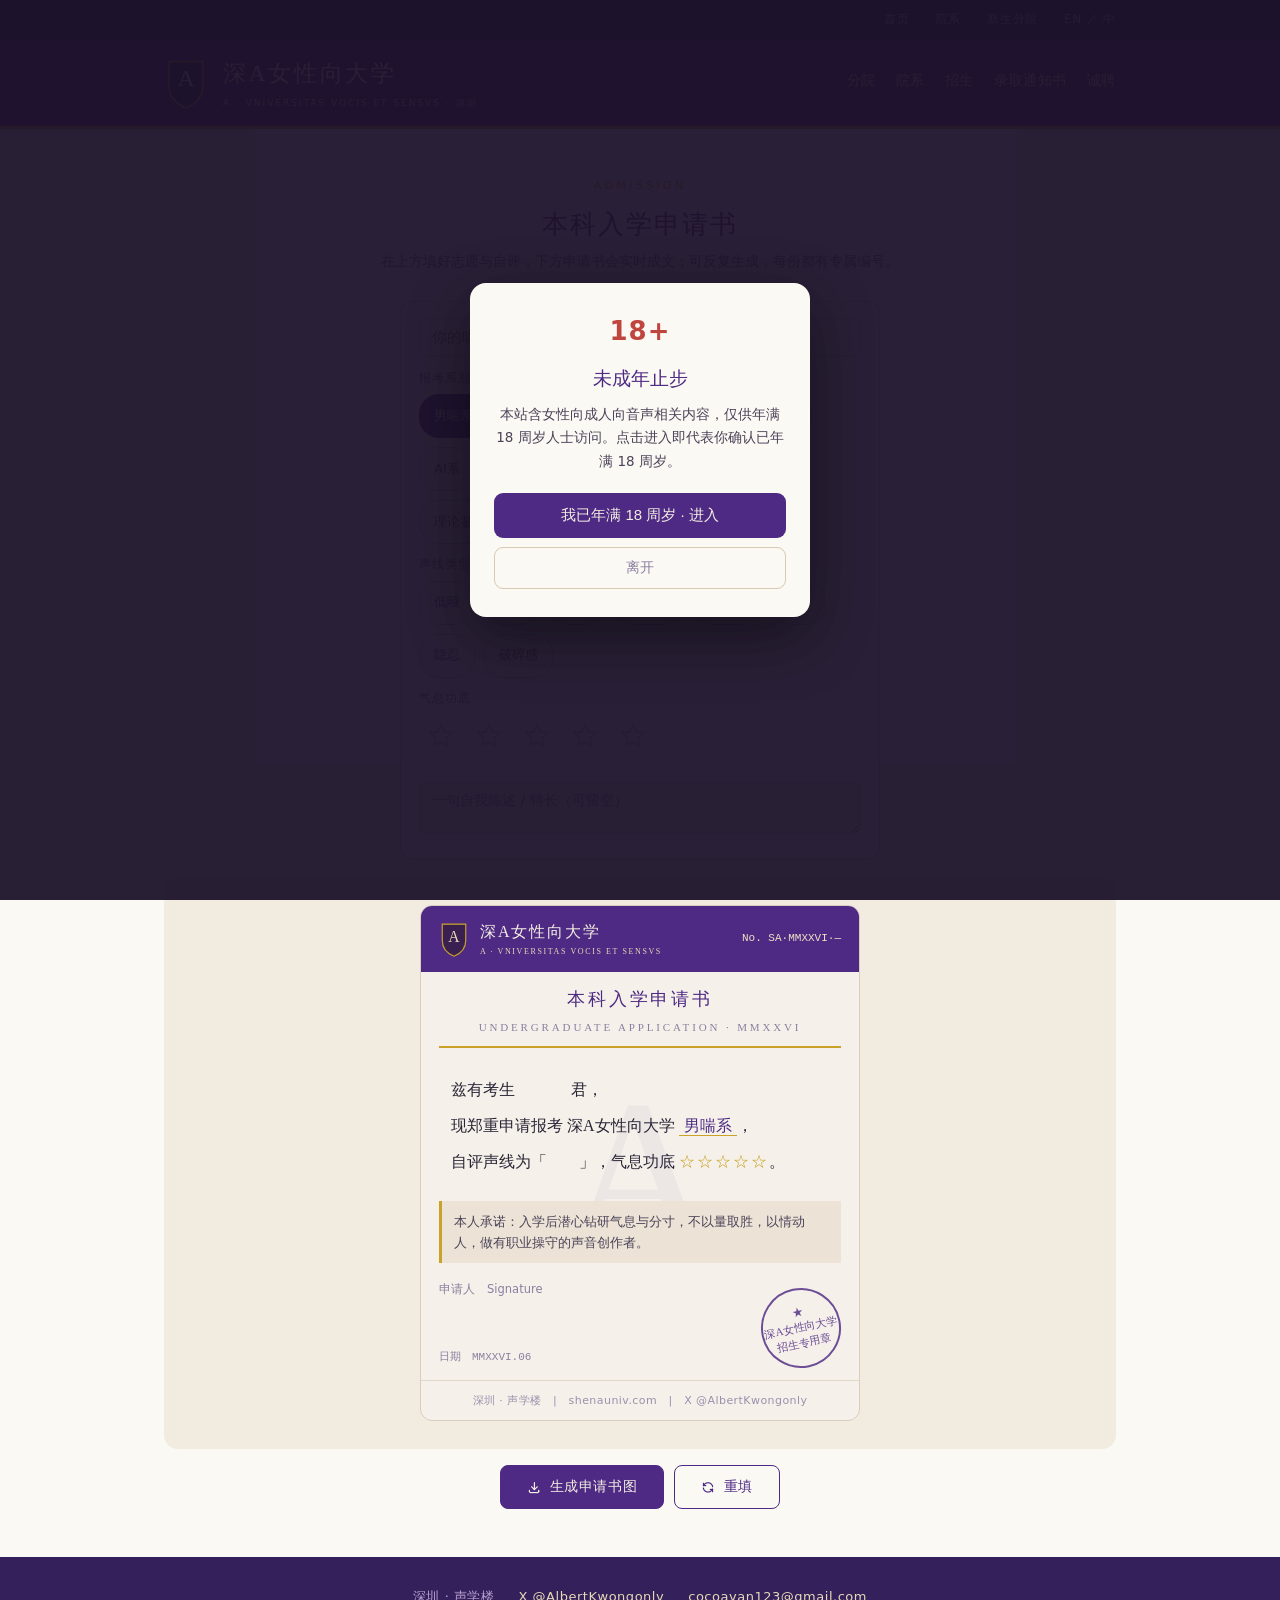
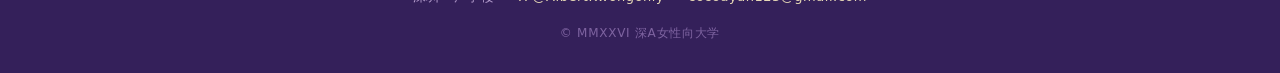
<file: apply.html>
<!DOCTYPE html>
<html lang="zh-CN">
<head>
<meta charset="UTF-8">
<meta name="viewport" content="width=device-width,initial-scale=1">
<title>入学申请书 · 深A女性向大学</title>
<meta name="description" content="填好志愿与自评，一键生成你的专属入学申请书图，可反复生成。">
<link rel="icon" type="image/svg+xml" href="assets/favicon.svg">
<meta property="og:type" content="website">
<meta property="og:image" content="https://shenauniv.com/assets/og.png">
<meta property="og:image:width" content="1200">
<meta property="og:image:height" content="630">
<meta name="twitter:image" content="https://shenauniv.com/assets/og.png">
<meta property="og:site_name" content="深A女性向大学">
<meta property="og:locale" content="zh_CN">
<meta property="og:title" content="入学申请书 · 深A女性向大学">
<meta property="og:description" content="填好志愿与自评，一键生成你的专属入学申请书图。">
<meta property="og:url" content="https://shenauniv.com/apply.html">
<meta name="twitter:card" content="summary_large_image">
<meta name="twitter:title" content="入学申请书 · 深A女性向大学">
<meta name="twitter:description" content="填好志愿与自评，一键生成你的专属入学申请书图。">
<link rel="stylesheet" href="assets/tabler/tabler-icons.min.css">
<link rel="stylesheet" href="assets/style.css">
<style>
.ap-ctl{max-width:480px;margin:0 auto 18px;background:#fff;border:.5px solid #e1d6c0;border-radius:12px;padding:16px 18px}
.ap-in{width:100%;box-sizing:border-box;font-family:var(--sans);font-size:15px;padding:9px 12px;border:.5px solid #d6cab2;border-radius:8px;background:#fbf8f1;color:var(--ink);margin-bottom:13px}
.ap-ta{width:100%;box-sizing:border-box;min-height:44px;resize:vertical;font-family:var(--sans);font-size:14px;padding:9px 12px;border:.5px solid #d6cab2;border-radius:8px;background:#fbf8f1;color:var(--ink);margin-top:13px}
.ap-row{margin-bottom:11px}
.ap-lab{display:block;font-family:var(--sans);font-size:11.5px;letter-spacing:.1em;color:var(--muted);margin-bottom:7px}
.ap-pills{display:flex;flex-wrap:wrap;gap:9px}
.ap-chip{font-family:var(--sans);font-size:13px;padding:10px 14px;border:.5px solid #c3b8d6;border-radius:20px;color:#5a5170;cursor:pointer;background:#fff;display:inline-flex;align-items:center;min-height:44px}
.ap-chip.on{background:#4E2A84;color:#f3eee2;border-color:#4E2A84}
.ap-ctl .stars{display:flex;gap:4px;font-size:26px;color:#cfc7dd;cursor:pointer}
.ap-ctl .star{padding:9px;line-height:1}
.ap-ctl .star.on{color:#C9A227}
.ap-card{position:relative;background:#F5F1EA;background-image:url("assets/wm.svg");background-repeat:no-repeat;background-position:center 60%;background-size:56%}
.ap-letter{font-family:Georgia,'Songti SC',STSong,serif;font-size:16px;line-height:2.25;color:#2a2536;padding:10px 30px 6px}
.ap-letter b[data-f]{font-weight:500}
.ap-letter .ap-em{color:#4E2A84;font-weight:500;border-bottom:1.5px solid #C9A227;padding:0 5px 1px}
.ap-letter b[data-f=stars]{color:#C9A227;letter-spacing:2px}
.ap-state{font-family:var(--sans);font-size:12.5px;color:#6b6478;margin-top:12px;line-height:1.7;min-height:1px}
</style>
</head>
<body>

<div class="topbar"><div class="wrap">
  <a href="index.html">首页</a><a href="men-chuan.html">院系</a><a href="index.html#sorting">新生分院</a><span><a href="/en/apply.html">EN</a> ／ 中</span>
</div></div>
<header class="masthead"><div class="wrap">
  <a href="index.html" style="text-decoration:none;display:flex;align-items:center;gap:15px;color:inherit">
  <svg class="crest" width="44" height="52" viewBox="0 0 76 92" aria-hidden="true"><path d="M8 8 H68 V50 Q68 78 38 90 Q8 78 8 50 Z" fill="#3a2050" stroke="#C9A227" stroke-width="2.6"/><text x="38" y="52" font-family="Georgia,serif" font-size="42" fill="#e7d9b6" text-anchor="middle">A</text></svg>
  <div><div class="brand-cn">深A女性向大学</div><div class="brand-la">A · VNIVERSITAS VOCIS ET SENSVS · 深圳</div></div></a>
  <button class="nav-toggle" aria-label="菜单" aria-expanded="false"><i class="ti ti-menu-2"></i></button>
  <nav class="main"><a href="index.html#sorting">分院</a><a href="men-chuan.html">院系</a><a href="apply.html">招生</a><a href="offer.html">录取通知书</a><a href="index.html#hire">诚聘</a></nav>
</div></header>

<section><div class="wrap">
  <div class="eyebrow">ADMISSION</div>
  <h2 class="sec">本科入学申请书</h2>
  <p class="sec-sub">在上方填好志愿与自评，下方申请书会实时成文；可反复生成，每份都有专属编号。</p>
  <div data-widget="apply">
    <div class="ap-ctl">
      <input class="ap-in" data-in="nick" type="text" maxlength="12" placeholder="你的昵称（会写进申请书）">
      <div class="ap-row"><span class="ap-lab">报考系别</span><div class="ap-pills">
        <span class="ap-chip on" data-group="dept">男喘系</span><span class="ap-chip" data-group="dept">ASMR声控系</span><span class="ap-chip" data-group="dept">声音工程系</span><span class="ap-chip" data-group="dept">实时陪伴系</span><span class="ap-chip" data-group="dept">AI系</span><span class="ap-chip" data-group="dept">台本创作系</span><span class="ap-chip" data-group="dept">视觉设计系</span><span class="ap-chip" data-group="dept">运营系</span><span class="ap-chip" data-group="dept">理论鉴赏系</span>
      </div></div>
      <div class="ap-row"><span class="ap-lab" data-skill-label>声线类型自评</span><div class="ap-pills" data-skill-pills>
        <span class="ap-chip" data-group="tone">清冷</span><span class="ap-chip" data-group="tone">低哑</span><span class="ap-chip" data-group="tone">温润</span><span class="ap-chip" data-group="tone">痞坏</span><span class="ap-chip" data-group="tone">奶狗</span><span class="ap-chip" data-group="tone">病娇</span>
      </div></div>
      <div class="ap-row"><span class="ap-lab" data-rate-label>基准声线评级</span><div class="stars"><i class="ti ti-star star"></i><i class="ti ti-star star"></i><i class="ti ti-star star"></i><i class="ti ti-star star"></i><i class="ti ti-star star"></i></div></div>
      <textarea class="ap-ta" data-in="statement" maxlength="60" placeholder="一句自我陈述 / 特长（可留空）"></textarea>
    </div>
    <div class="surface">
    <div class="gen-card ap-card" data-card>
      <div class="gen-hd">
        <svg width="30" height="36" viewBox="0 0 76 92" aria-hidden="true"><path d="M8 8 H68 V50 Q68 78 38 90 Q8 78 8 50 Z" fill="#3a2050" stroke="#C9A227" stroke-width="3"/><text x="38" y="54" font-family="Georgia,serif" font-size="40" fill="#e7d9b6" text-anchor="middle">A</text></svg>
        <div><div style="font-size:16px;letter-spacing:.12em;font-weight:500">深A女性向大学</div><div style="font-size:8px;letter-spacing:.2em;color:var(--gold-soft);margin-top:2px">A · VNIVERSITAS VOCIS ET SENSVS</div></div>
        <div class="no" data-no>No. SA·MMXXVI·—</div>
      </div>
      <div class="gen-title">本科入学申请书<span>UNDERGRADUATE APPLICATION · MMXXVI</span></div>
      <div class="ap-letter">
        兹有考生 <b data-f="nick">　　　</b> 君，<br>
        现郑重申请报考 深A女性向大学 <b class="ap-em" data-f="dept">男喘系</b>，<br>
        自评<span data-f="pickword">声线</span>为「<b data-f="tone">　　</b>」，<span data-f="rateword">气息功底</span> <b data-f="stars">☆☆☆☆☆</b>。
        <div class="ap-state" data-f="statement"></div>
      </div>
      <div class="oath">本人承诺：入学后潜心钻研气息与分寸，不以量取胜，以情动人，做有职业操守的声音创作者。</div>
      <div class="gen-foot"><div class="sig" style="flex:1"><label style="display:block;font-family:var(--sans);font-size:11.5px;color:#8a7fa0;margin-bottom:4px">申请人　Signature</label><div style="font-family:Georgia,'Songti SC',serif;font-size:19px;color:#2a2536;min-height:22px" data-f="nick">　　　</div><div style="font-family:var(--mono);font-size:11px;color:#8a7fa0;margin-top:6px">日期　MMXXVI.06</div></div><div class="seal">★<br>深A女性向大学<br>招生专用章</div></div>
      <div class="wm">深圳 · 声学楼　|　shenauniv.com　|　X @AlbertKwongonly</div>
    </div>
    </div>
    <div class="actions">
      <button class="btn btn-purple" data-save><i class="ti ti-download"></i> 生成申请书图</button>
      <button class="btn btn-ghost" data-reset><i class="ti ti-refresh"></i> 重填</button>
    </div>
  </div>
</div></section>

<footer><div class="wrap"><div class="fbar"><span>深圳 · 声学楼</span><a href="https://x.com/AlbertKwongonly" target="_blank" rel="noopener">X @AlbertKwongonly</a><a href="mailto:cocoayan123@gmail.com">cocoayan123@gmail.com</a></div><div class="copy">© MMXXVI 深A女性向大学</div></div></footer>

<script src="assets/vendor/html2canvas.min.js"></script>
<script src="assets/courses.js"></script>
<script src="assets/app.js"></script>
</body>
</html>
</file>
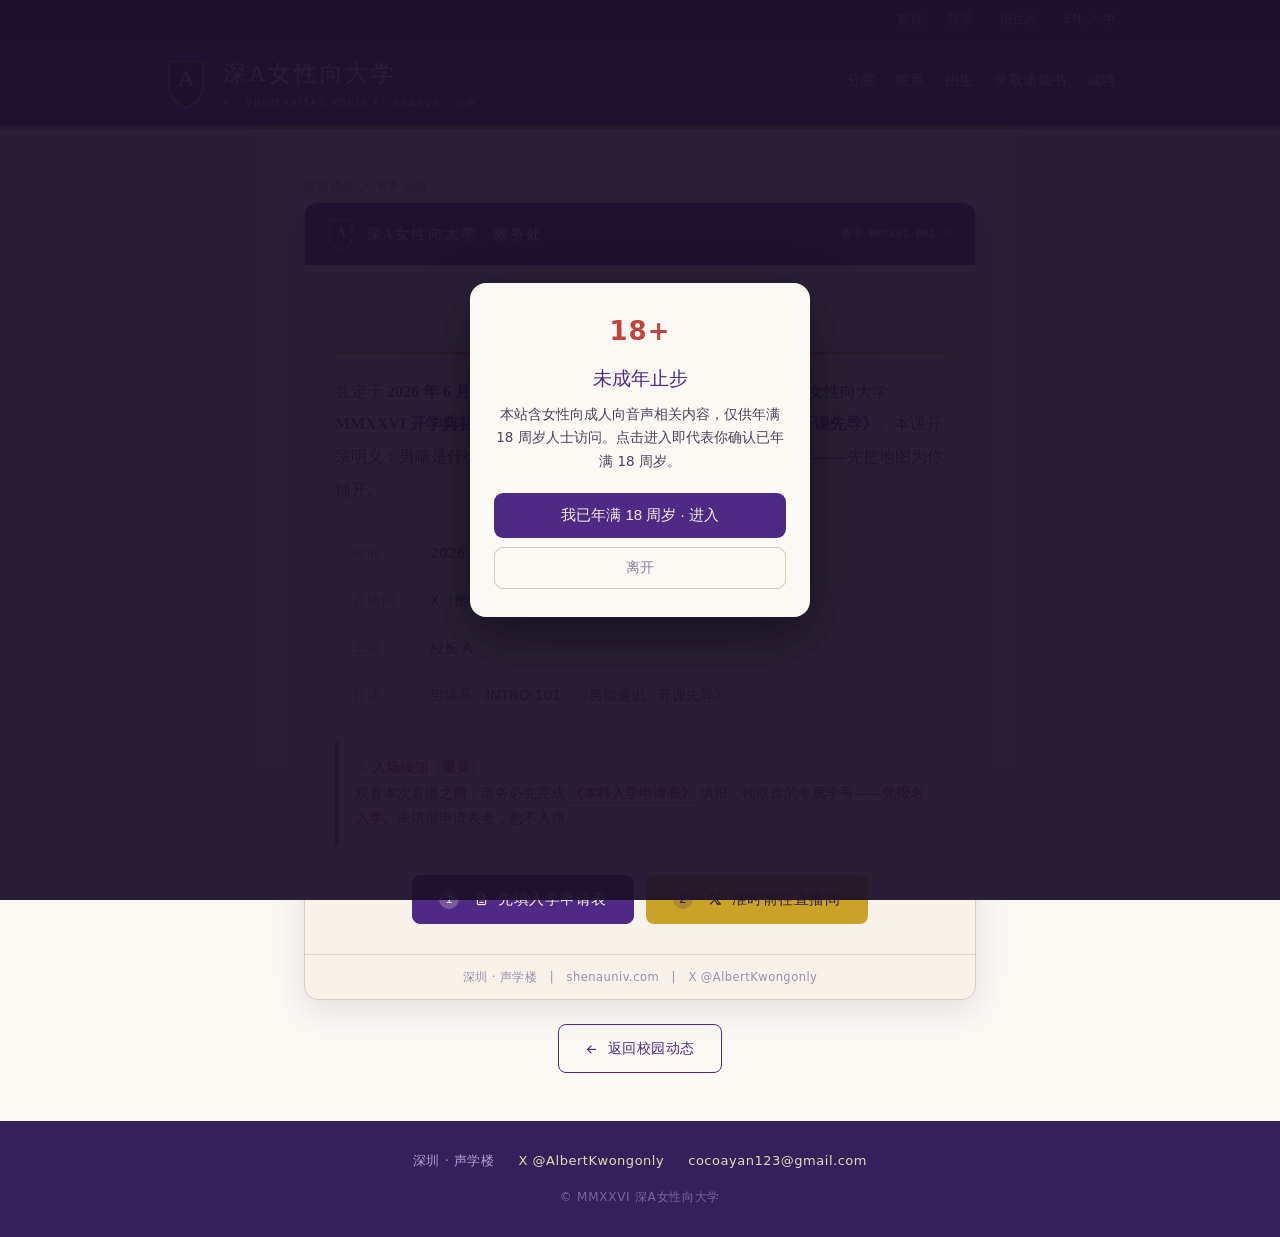
<file: kaixue.html>
<!DOCTYPE html>
<html lang="zh-CN">
<head>
<meta charset="UTF-8">
<meta name="viewport" content="width=device-width,initial-scale=1">
<title>开学典礼暨男喘系首课公告 · 深A女性向大学</title>
<link rel="icon" type="image/svg+xml" href="assets/favicon.svg">
<meta property="og:type" content="website">
<meta property="og:image" content="https://shenauniv.com/assets/og.png">
<meta property="og:image:width" content="1200">
<meta property="og:image:height" content="630">
<meta name="twitter:image" content="https://shenauniv.com/assets/og.png">
<meta property="og:site_name" content="深A女性向大学">
<meta property="og:locale" content="zh_CN">
<meta property="og:title" content="开学典礼暨男喘系首课《男喘通识 · 开课先导》">
<meta property="og:description" content="2026.06.19 周五 20:00（北京时间）X @AlbertKwongonly 直播。入场前请先填写本科入学申请表。">
<meta property="og:url" content="https://shenauniv.com/kaixue.html">
<meta name="twitter:card" content="summary_large_image">
<meta name="twitter:title" content="开学典礼暨男喘系首课《男喘通识 · 开课先导》">
<meta name="twitter:description" content="2026.06.19 周五 20:00（北京时间）X @AlbertKwongonly 直播。入场前请先填写本科入学申请表。">
<meta name="description" content="深A女性向大学 MMXXVI 开学典礼暨男喘系第一课公告：2026.06.19 晚八点 X 直播，入场前请先填报入学申请表。">
<link rel="stylesheet" href="assets/tabler/tabler-icons.min.css">
<link rel="stylesheet" href="assets/style.css">
<style>
.nt-card{max-width:680px;margin:6px auto 0;background:#F7F2E9;border:1px solid #d8cdbf;border-radius:14px;overflow:hidden;box-shadow:0 10px 36px rgba(40,20,60,.12)}
.nt-hd{background:var(--purple);color:#f3eee2;display:flex;align-items:center;gap:11px;padding:14px 22px}
.nt-hd .no{margin-left:auto;font-family:var(--mono);font-size:11px;color:#f0e4c4}
.nt-title{text-align:center;font-size:22px;letter-spacing:.16em;color:var(--purple);padding:22px 0 6px;font-weight:500}
.nt-title span{display:block;font-size:10px;letter-spacing:.3em;color:#9a8fb0;margin-top:7px}
.nt-rule{height:2px;background:var(--gold);margin:0 30px 22px}
.nt-body{padding:0 30px;font-family:Georgia,'Songti SC',STSong,serif;font-size:16px;line-height:2.05;color:#2a2536}
.nt-body b{color:var(--purple);font-weight:600}
.nt-em{color:#C0453E;font-weight:600;border-bottom:1.5px solid #C9A227;padding-bottom:1px}
.nt-info{margin:22px 30px;border:1px solid #e3d9c6;border-radius:10px;overflow:hidden;font-family:var(--sans)}
.nt-row{display:flex;gap:14px;padding:12px 16px;border-bottom:1px solid #ece3d3;font-size:14px}
.nt-row:last-child{border-bottom:0}
.nt-k{flex:none;width:64px;color:#8a7fa0;letter-spacing:.08em}
.nt-v{flex:1;color:#3a3450;line-height:1.6}
.nt-v a{color:var(--purple);text-decoration:underline}
.nt-warn{margin:0 30px 6px;background:#fbeceb;border-left:4px solid #C0453E;border-radius:0 8px 8px 0;padding:14px 16px;font-family:var(--sans);font-size:14px;line-height:1.8;color:#5a2a2a}
.nt-warn b{color:#C0453E}
.nt-cta{display:flex;flex-wrap:wrap;gap:12px;justify-content:center;padding:24px 24px 30px}
.nt-cta .btn{font-size:14.5px}
.nt-foot{text-align:center;font-family:var(--sans);font-size:11.5px;color:#9a90ac;border-top:1px solid #e0d7c8;padding:13px;letter-spacing:.04em}
.nt-step{display:inline-flex;align-items:center;justify-content:center;width:20px;height:20px;border-radius:50%;background:rgba(255,255,255,.22);font-size:12px;margin-right:7px;flex:none}
</style>
</head>
<body>

<div class="topbar"><div class="wrap">
  <a href="index.html">首页</a><a href="men-chuan.html">院系</a><a href="apply.html">招生办</a><span><a href="/en/">EN</a> ／ 中</span>
</div></div>
<header class="masthead"><div class="wrap">
  <a href="index.html" style="text-decoration:none;display:flex;align-items:center;gap:15px;color:inherit">
  <svg class="crest" width="44" height="52" viewBox="0 0 76 92" aria-hidden="true"><path d="M8 8 H68 V50 Q68 78 38 90 Q8 78 8 50 Z" fill="#3a2050" stroke="#C9A227" stroke-width="2.6"/><text x="38" y="52" font-family="Georgia,serif" font-size="42" fill="#e7d9b6" text-anchor="middle">A</text></svg>
  <div><div class="brand-cn">深A女性向大学</div><div class="brand-la">A · VNIVERSITAS VOCIS ET SENSVS · 深圳</div></div></a>
  <button class="nav-toggle" aria-label="菜单" aria-expanded="false"><i class="ti ti-menu-2"></i></button>
  <nav class="main"><a href="index.html#sorting">分院</a><a href="men-chuan.html">院系</a><a href="apply.html">招生</a><a href="offer.html">录取通知书</a><a href="index.html#hire">诚聘</a></nav>
</div></header>

<section><div class="wrap" style="max-width:720px">
  <div class="bc" style="color:#8a7fa0">校园动态 ／ 教务公告</div>

  <div class="nt-card">
    <div class="nt-hd">
      <svg width="28" height="34" viewBox="0 0 76 92" aria-hidden="true"><path d="M8 8 H68 V50 Q68 78 38 90 Q8 78 8 50 Z" fill="#3a2050" stroke="#C9A227" stroke-width="3"/><text x="38" y="54" font-family="Georgia,serif" font-size="40" fill="#e7d9b6" text-anchor="middle">A</text></svg>
      <div style="font-size:15px;letter-spacing:.1em;font-weight:500">深A女性向大学 · 教务处</div>
      <div class="no">教字 MMXXVI·001 号</div>
    </div>
    <div class="nt-title">开学典礼暨首课公告<span>OPENING CEREMONY · FIRST LECTURE</span></div>
    <div class="nt-rule"></div>

    <div class="nt-body">
      兹定于 <b>2026 年 6 月 19 日（周五）晚 20:00（北京时间）</b>，举行 深A女性向大学 <b>MMXXVI 开学典礼</b>，并由校长 <b>A</b> 亲授男喘系第一课 <b>《男喘通识 · 开课先导》</b>。本课开宗明义：男喘是什么、为什么是女性向、这门系到底学什么、怎么学——先把地图为你铺开。
    </div>

    <div class="nt-info">
      <div class="nt-row"><div class="nt-k">时间</div><div class="nt-v">2026.06.19　周五　20:00（北京时间 GMT+8）</div></div>
      <div class="nt-row"><div class="nt-k">直播间</div><div class="nt-v">X（推特）<a href="https://x.com/AlbertKwongonly" target="_blank" rel="noopener">@AlbertKwongonly</a>　·　请准时入场</div></div>
      <div class="nt-row"><div class="nt-k">主讲</div><div class="nt-v">校长 A</div></div>
      <div class="nt-row"><div class="nt-k">首课</div><div class="nt-v">男喘系　INTRO·101　《男喘通识 · 开课先导》</div></div>
    </div>

    <div class="nt-warn">
      <b>⚠ 入场须知（重要）</b><br>
      观看本次直播<b>之前</b>，请务必先完成 <span class="nt-em">《本科入学申请表》</span> 填报、领取你的专属学号——<b>凭报名入学</b>。未填报申请表者，恕不入席。
    </div>

    <div class="nt-cta">
      <a class="btn btn-purple" href="apply.html"><span class="nt-step">1</span><i class="ti ti-file-text"></i> 先填入学申请表</a>
      <a class="btn btn-gold" href="https://x.com/AlbertKwongonly" target="_blank" rel="noopener"><span class="nt-step" style="background:rgba(52,32,90,.18)">2</span><i class="ti ti-brand-x"></i> 准时前往直播间</a>
    </div>
    <div class="nt-foot">深圳 · 声学楼　|　shenauniv.com　|　X @AlbertKwongonly</div>
  </div>

  <div class="center" style="margin-top:24px"><a class="btn btn-ghost" href="index.html#news"><i class="ti ti-arrow-left"></i> 返回校园动态</a></div>
</div></section>

<footer><div class="wrap">
  <div class="fbar"><span>深圳 · 声学楼</span><a href="https://x.com/AlbertKwongonly" target="_blank" rel="noopener">X @AlbertKwongonly</a><a href="mailto:cocoayan123@gmail.com">cocoayan123@gmail.com</a></div>
  <div class="copy">© MMXXVI 深A女性向大学</div>
</div></footer>
<script src="assets/courses.js"></script>
</body>
</html>
</file>
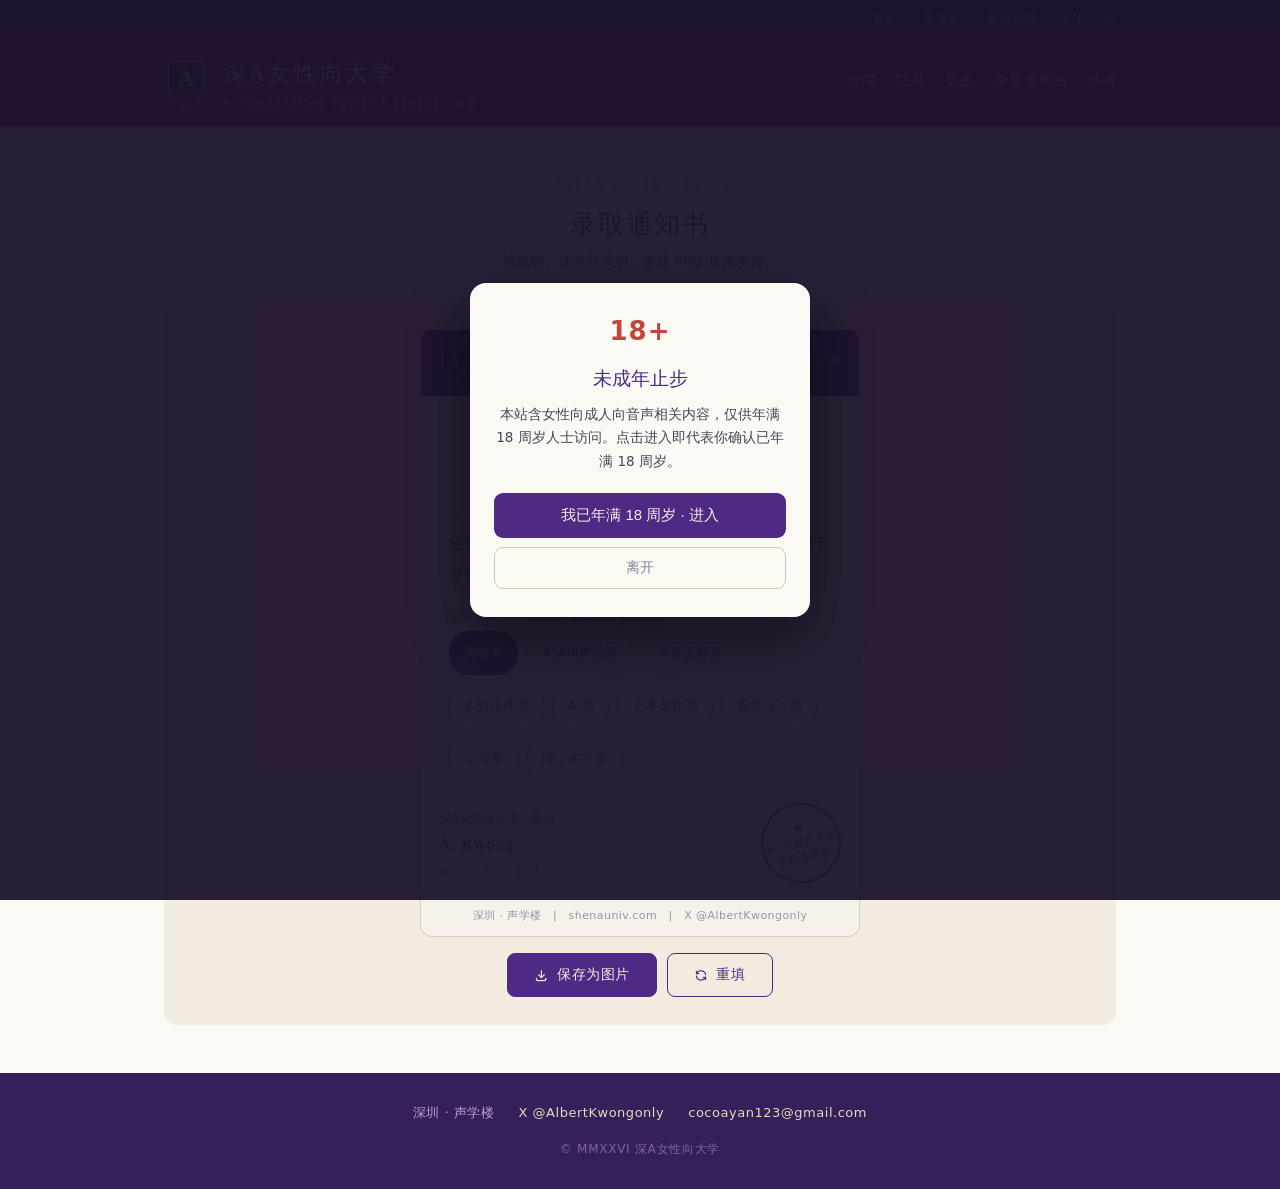
<file: offer.html>
<!DOCTYPE html>
<html lang="zh-CN">
<head>
<meta charset="UTF-8">
<meta name="viewport" content="width=device-width,initial-scale=1">
<title>录取通知书 · 深A女性向大学</title>
<meta name="description" content="生成你的专属录取通知书，晒出你被哪个系录取。">
<link rel="icon" type="image/svg+xml" href="assets/favicon.svg">
<meta property="og:type" content="website">
<meta property="og:image" content="https://shenauniv.com/assets/og.png">
<meta property="og:image:width" content="1200">
<meta property="og:image:height" content="630">
<meta name="twitter:image" content="https://shenauniv.com/assets/og.png">
<meta property="og:site_name" content="深A女性向大学">
<meta property="og:locale" content="zh_CN">
<meta property="og:title" content="录取通知书 · 深A女性向大学">
<meta property="og:description" content="生成你的专属录取通知书，晒出你被哪个系录取。">
<meta property="og:url" content="https://shenauniv.com/offer.html">
<meta name="twitter:card" content="summary_large_image">
<meta name="twitter:title" content="录取通知书 · 深A女性向大学">
<meta name="twitter:description" content="生成你的专属录取通知书，晒出你被哪个系录取。">
<link rel="stylesheet" href="assets/tabler/tabler-icons.min.css">
<link rel="stylesheet" href="assets/style.css">
<style>.gen-card{background-image:url("assets/wm.svg");background-repeat:no-repeat;background-position:center 62%;background-size:54%}.gen-card.shoot .noshot{display:none}.letter-body .ce{background:#fbf6ec;border-radius:5px}.gen-card.shoot .ce{background:transparent}</style>
</head>
<body>

<div class="topbar"><div class="wrap">
  <a href="index.html">首页</a><a href="apply.html">申请表</a><a href="index.html#sorting">新生分院</a><span><a href="/en/offer.html">EN</a> ／ 中</span>
</div></div>
<header class="masthead"><div class="wrap">
  <a href="index.html" style="text-decoration:none;display:flex;align-items:center;gap:15px;color:inherit">
  <svg class="crest" width="44" height="52" viewBox="0 0 76 92" aria-hidden="true"><path d="M8 8 H68 V50 Q68 78 38 90 Q8 78 8 50 Z" fill="#3a2050" stroke="#C9A227" stroke-width="2.6"/><text x="38" y="52" font-family="Georgia,serif" font-size="42" fill="#e7d9b6" text-anchor="middle">A</text></svg>
  <div><div class="brand-cn">深A女性向大学</div><div class="brand-la">A · VNIVERSITAS VOCIS ET SENSVS · 深圳</div></div></a>
  <button class="nav-toggle" aria-label="菜单" aria-expanded="false"><i class="ti ti-menu-2"></i></button>
  <nav class="main"><a href="index.html#sorting">分院</a><a href="men-chuan.html">院系</a><a href="apply.html">招生</a><a href="offer.html">录取通知书</a><a href="index.html#hire">诚聘</a></nav>
</div></header>

<section><div class="wrap">
  <div class="eyebrow">LETTER OF ADMISSION</div>
  <h2 class="sec">录取通知书</h2>
  <p class="sec-sub">填昵称、选录取系别，存成 PNG 直接发推。</p>
  <div class="surface">
  <div data-widget="offer">
    <div class="gen-card" data-card style="background-color:#F7F2E9">
      <div class="gen-hd">
        <svg width="30" height="36" viewBox="0 0 76 92" aria-hidden="true"><path d="M8 8 H68 V50 Q68 78 38 90 Q8 78 8 50 Z" fill="#3a2050" stroke="#C9A227" stroke-width="3"/><text x="38" y="54" font-family="Georgia,serif" font-size="40" fill="#e7d9b6" text-anchor="middle">A</text></svg>
        <div><div style="font-size:16px;letter-spacing:.12em;font-weight:500">深A女性向大学</div><div style="font-size:8px;letter-spacing:.2em;color:var(--gold-soft);margin-top:2px">A · VNIVERSITAS VOCIS ET SENSVS</div></div>
        <div class="no" data-ono>录取字第 — 号</div>
      </div>
      <div class="letter-title">录取通知书<span>LETTER OF ADMISSION</span></div>
      <div class="rule"></div>
      <div class="letter-body">
        <span class="ce" contenteditable="true" data-ph="你的昵称" style="min-width:90px;text-align:center;color:var(--purple);font-weight:500"></span> 同学：<br>
        经本校招生委员会审核，你已获准入读本校 <span class="odept" data-odept>男喘系</span>。望于开学之日，携一副耳机与一颗诚实的心，如期报到。
      </div>
      <div class="noshot" style="padding:16px 28px 4px"><div style="font-family:var(--sans);font-size:11px;letter-spacing:.1em;color:#8a7fa0;margin-bottom:7px">录取系别（选好后会写进正文，不入图）</div><div class="pills">
        <span class="pill on" data-group="odept" data-val="男喘系">男喘系</span><span class="pill" data-group="odept" data-val="ASMR声控系">ASMR声控系</span><span class="pill" data-group="odept" data-val="声音工程系">声音工程系</span><span class="pill" data-group="odept" data-val="实时陪伴系">实时陪伴系</span><span class="pill" data-group="odept" data-val="AI系">AI系</span><span class="pill" data-group="odept" data-val="台本创作系">台本创作系</span><span class="pill" data-group="odept" data-val="视觉设计系">视觉设计系</span><span class="pill" data-group="odept" data-val="运营系">运营系</span><span class="pill" data-group="odept" data-val="理论鉴赏系">理论鉴赏系</span>
      </div></div>
      <div class="gen-foot" style="padding-top:18px"><div class="sig">深A女性向大学　校长<br><b>A. Kwong</b><br><span style="font-family:var(--mono);font-size:11px;color:#8a7fa0">MMXXVI 年 · 深圳</span></div><div class="seal">★<br>深A女性向大学<br>录取专用章</div></div>
      <div class="wm">深圳 · 声学楼　|　shenauniv.com　|　X @AlbertKwongonly</div>
    </div>
    <div class="actions">
      <button class="btn btn-purple" data-save><i class="ti ti-download"></i> 保存为图片</button>
      <button class="btn btn-ghost" data-reset><i class="ti ti-refresh"></i> 重填</button>
    </div>
  </div>
  </div>
</div></section>

<footer><div class="wrap"><div class="fbar"><span>深圳 · 声学楼</span><a href="https://x.com/AlbertKwongonly" target="_blank" rel="noopener">X @AlbertKwongonly</a><a href="mailto:cocoayan123@gmail.com">cocoayan123@gmail.com</a></div><div class="copy">© MMXXVI 深A女性向大学</div></div></footer>

<script src="assets/vendor/html2canvas.min.js"></script>
<script src="assets/courses.js"></script>
<script src="assets/app.js"></script>
</body>
</html>
</file>
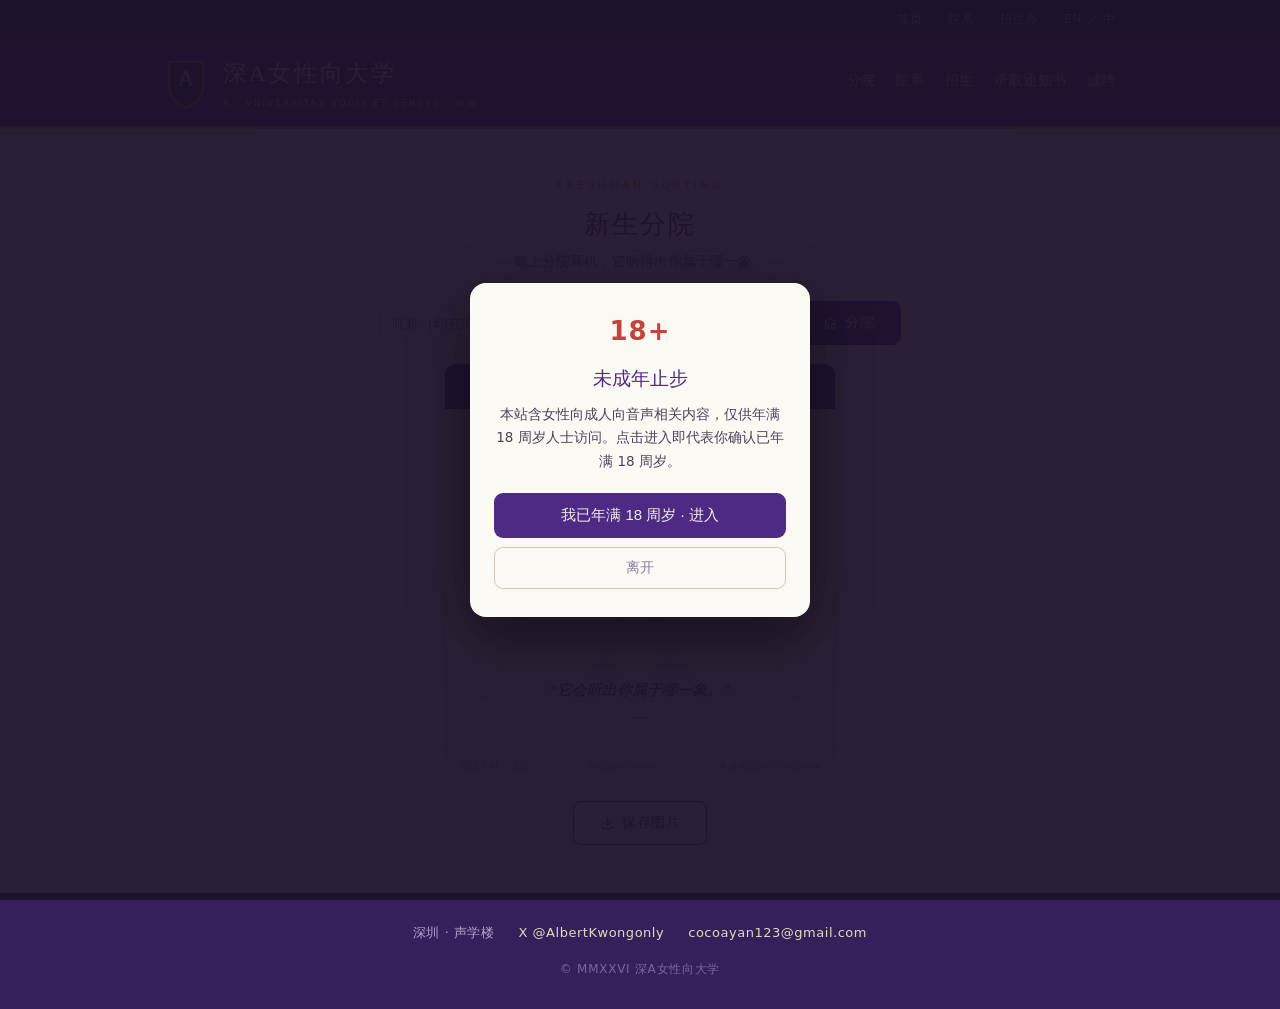
<file: sorting.html>
<!DOCTYPE html>
<html lang="zh-CN">
<head>
<meta charset="UTF-8">
<meta name="viewport" content="width=device-width,initial-scale=1">
<title>新生分院 · 深A女性向大学</title>
<meta name="description" content="戴上分院耳机，测出你属于火 / 土 / 风 / 水哪一象。">
<link rel="icon" type="image/svg+xml" href="assets/favicon.svg">
<meta property="og:type" content="website">
<meta property="og:image" content="https://shenauniv.com/assets/og.png">
<meta property="og:image:width" content="1200">
<meta property="og:image:height" content="630">
<meta name="twitter:image" content="https://shenauniv.com/assets/og.png">
<meta property="og:site_name" content="深A女性向大学">
<meta property="og:locale" content="zh_CN">
<meta property="og:title" content="新生分院 · 深A女性向大学">
<meta property="og:description" content="戴上分院耳机，测出你属于火 / 土 / 风 / 水哪一象。">
<meta property="og:url" content="https://shenauniv.com/sorting.html">
<meta name="twitter:card" content="summary_large_image">
<meta name="twitter:title" content="新生分院 · 深A女性向大学">
<meta name="twitter:description" content="戴上分院耳机，测出你属于火 / 土 / 风 / 水哪一象。">
<link rel="stylesheet" href="assets/tabler/tabler-icons.min.css">
<link rel="stylesheet" href="assets/style.css">
</head>
<body>

<div class="topbar"><div class="wrap">
  <a href="index.html">首页</a><a href="men-chuan.html">院系</a><a href="apply.html">招生办</a><span><a href="/en/sorting.html">EN</a> ／ 中</span>
</div></div>
<header class="masthead"><div class="wrap">
  <a href="index.html" style="text-decoration:none;display:flex;align-items:center;gap:15px;color:inherit">
  <svg class="crest" width="44" height="52" viewBox="0 0 76 92" aria-hidden="true"><path d="M8 8 H68 V50 Q68 78 38 90 Q8 78 8 50 Z" fill="#3a2050" stroke="#C9A227" stroke-width="2.6"/><text x="38" y="52" font-family="Georgia,serif" font-size="42" fill="#e7d9b6" text-anchor="middle">A</text></svg>
  <div><div class="brand-cn">深A女性向大学</div><div class="brand-la">A · VNIVERSITAS VOCIS ET SENSVS · 深圳</div></div></a>
  <button class="nav-toggle" aria-label="菜单" aria-expanded="false"><i class="ti ti-menu-2"></i></button>
  <nav class="main"><a href="index.html#sorting">分院</a><a href="men-chuan.html">院系</a><a href="apply.html">招生</a><a href="offer.html">录取通知书</a><a href="index.html#hire">诚聘</a></nav>
</div></header>

<section><div class="wrap">
  <div class="eyebrow">FRESHMAN SORTING</div>
  <h2 class="sec">新生分院</h2>
  <p class="sec-sub">戴上分院耳机，它听得出你属于哪一象。</p>
  <div data-widget="sorting">
    <div class="sort-ctl">
      <input data-sort="nick" type="text" maxlength="12" placeholder="昵称（印在卡上）" style="width:150px;font-family:var(--sans);font-size:14px;padding:8px 12px;border:.5px solid #d6cab2;border-radius:8px;background:#fff;color:var(--ink)">
      <select data-sort="y" aria-label="出生年"></select>
      <select data-sort="m" aria-label="月"></select>
      <select data-sort="d" aria-label="日"></select>
      <button class="btn btn-purple" data-sort="go"><i class="ti ti-headphones"></i> 分院</button>
    </div>
    <div class="dorm" style="background-image:url(assets/wm.svg);background-repeat:no-repeat;background-position:center 74%;background-size:42%">
      <div class="dorm-hd" data-dorm="hd">深A女性向大学　·　分院结果</div>
      <div style="padding-bottom:6px">
        <div class="dorm-crest" data-dorm="crest">耳</div>
        <div class="dorm-house" data-dorm="house">分院耳机</div>
        <div class="dorm-en" data-dorm="en">SORTING HEADPHONES</div>
        <div class="dorm-sign" data-dorm="sign">填昵称生日，戴上耳机</div>
        <div class="dorm-no" data-dorm="no" style="font-family:var(--sans);font-size:11px;letter-spacing:.12em;color:#a07d1e;margin-top:7px;min-height:13px"></div>
        <div class="dorm-hrank" data-dorm="hrank" style="font-family:var(--sans);font-size:11px;letter-spacing:.12em;color:#a07d1e;margin-top:3px;min-height:13px"></div>
      </div>
      <div class="dorm-q" data-dorm="q">“它会听出你属于哪一象。”</div>
      <div class="dorm-line" data-dorm="line">—</div>
      <div class="dorm-foot"><span>分院耳机 · 认证</span><span>shenauniv.com</span><span>X @AlbertKwongonly</span></div>
    </div>
    <div class="center mt"><button class="btn btn-ghost" data-sort="save"><i class="ti ti-download"></i> 保存图片</button></div>
  </div>
</div></section>

<footer><div class="wrap"><div class="fbar"><span>深圳 · 声学楼</span><a href="https://x.com/AlbertKwongonly" target="_blank" rel="noopener">X @AlbertKwongonly</a><a href="mailto:cocoayan123@gmail.com">cocoayan123@gmail.com</a></div><div class="copy">© MMXXVI 深A女性向大学</div></div></footer>

<script src="assets/vendor/html2canvas.min.js"></script>
<script src="assets/sortlines.js"></script>
<script src="assets/courses.js"></script>
<script src="assets/app.js"></script>
</body>
</html>
</file>
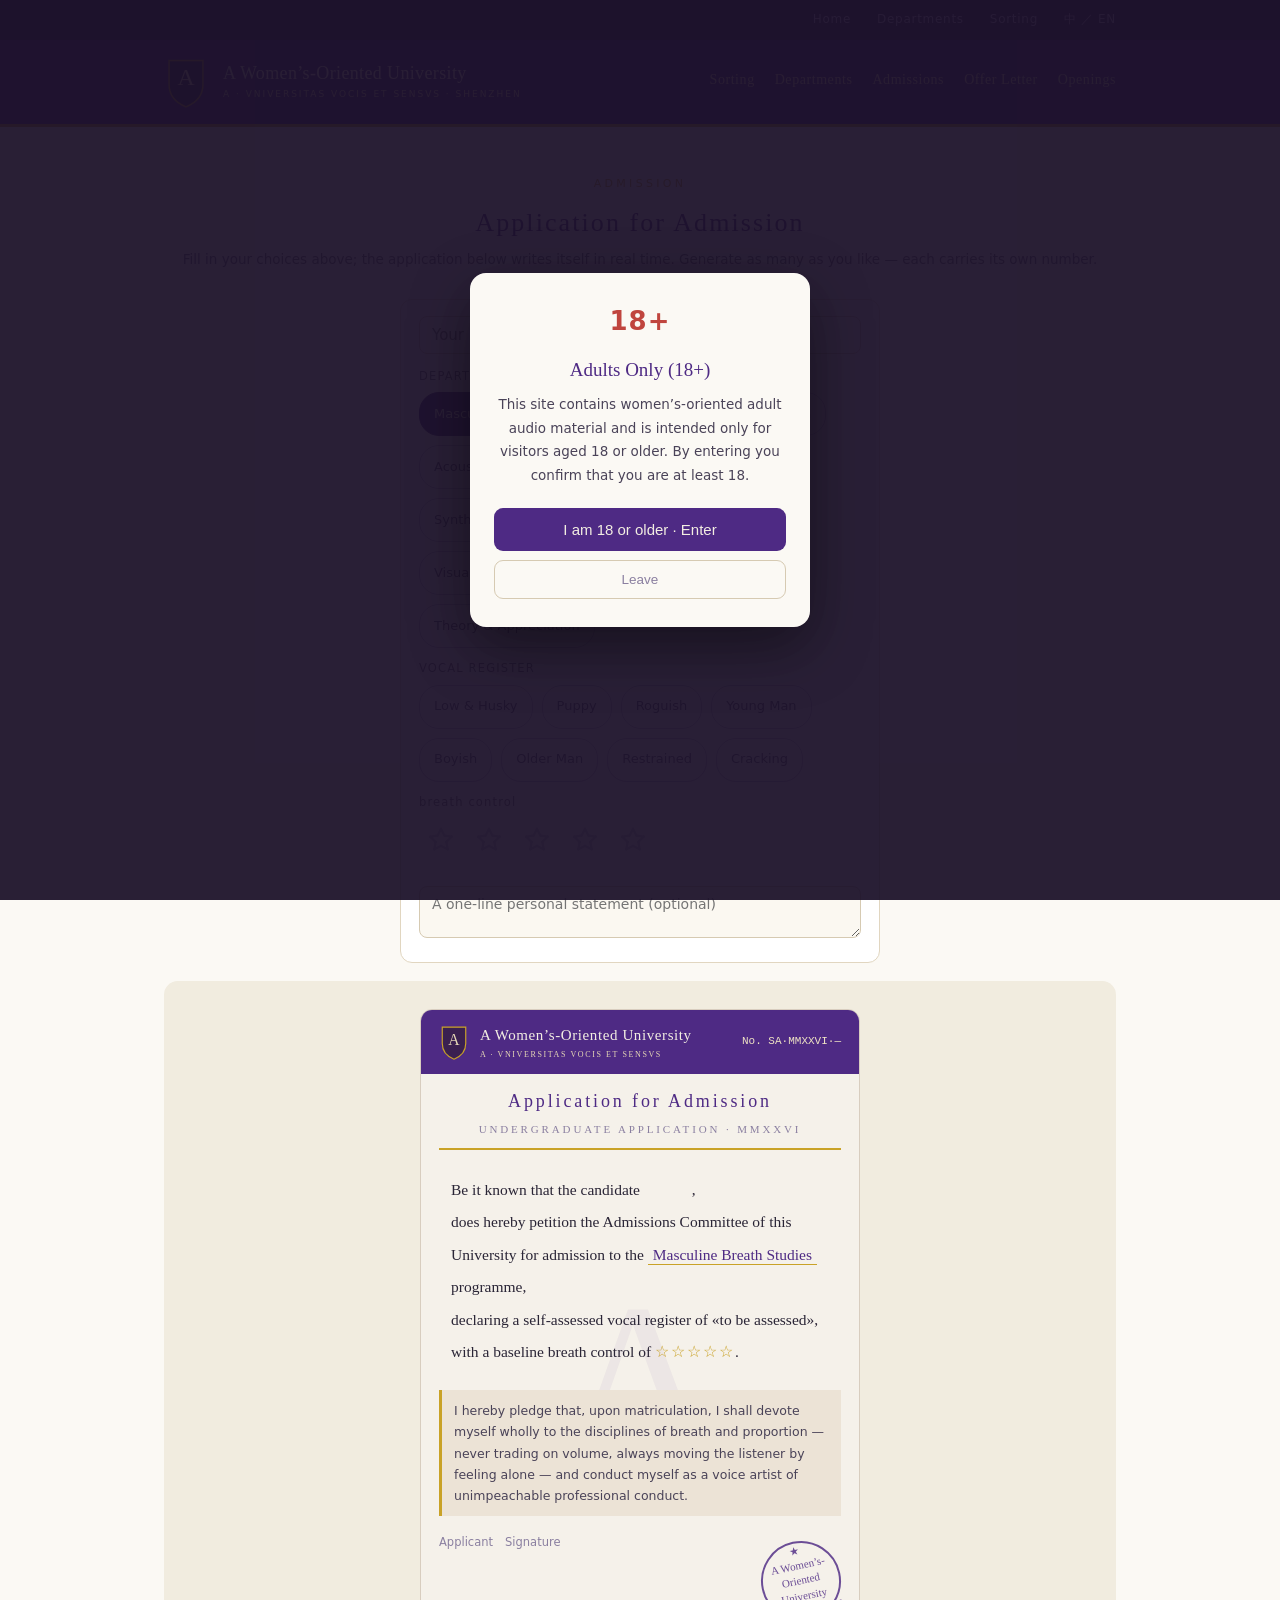
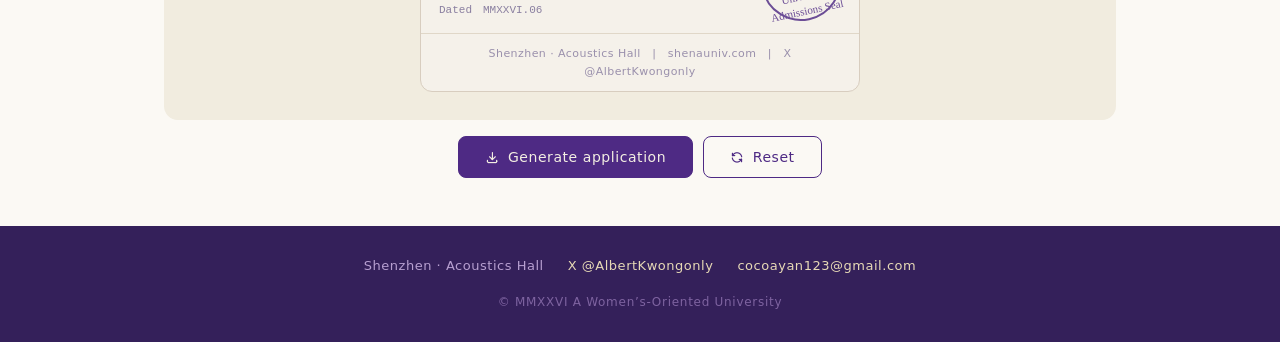
<file: en/apply.html>
<!DOCTYPE html>
<html lang="en">
<head>
<meta charset="UTF-8">
<meta name="viewport" content="width=device-width,initial-scale=1">
<title>Application for Admission · A Women's-Oriented University</title>
<link rel="icon" type="image/svg+xml" href="/assets/favicon.svg">
<meta property="og:type" content="website">
<meta property="og:image" content="https://shenauniv.com/assets/og-en.png">
<meta property="og:image:width" content="1200">
<meta property="og:image:height" content="630">
<meta name="twitter:image" content="https://shenauniv.com/assets/og-en.png">
<meta property="og:site_name" content="A Women's-Oriented University">
<meta property="og:locale" content="en">
<meta property="og:title" content="Application for Admission · A Women's-Oriented University">
<meta property="og:description" content="Fill in your choices, generate your own undergraduate application card.">
<meta property="og:url" content="https://shenauniv.com/en/apply.html">
<meta name="twitter:card" content="summary_large_image">
<meta name="twitter:title" content="Application for Admission · A Women's-Oriented University">
<meta name="twitter:description" content="Fill in your choices, generate your own undergraduate application card.">
<link rel="stylesheet" href="/assets/tabler/tabler-icons.min.css">
<link rel="stylesheet" href="/assets/style.css">
<style>
.ap-ctl{max-width:480px;margin:0 auto 18px;background:#fff;border:.5px solid #e1d6c0;border-radius:12px;padding:16px 18px}
.ap-in{width:100%;box-sizing:border-box;font-family:var(--sans);font-size:15px;padding:9px 12px;border:.5px solid #d6cab2;border-radius:8px;background:#fbf8f1;color:var(--ink);margin-bottom:13px}
.ap-ta{width:100%;box-sizing:border-box;min-height:44px;resize:vertical;font-family:var(--sans);font-size:14px;padding:9px 12px;border:.5px solid #d6cab2;border-radius:8px;background:#fbf8f1;color:var(--ink);margin-top:13px}
.ap-row{margin-bottom:11px}
.ap-lab{display:block;font-family:var(--sans);font-size:11.5px;letter-spacing:.1em;color:var(--muted);margin-bottom:7px}
.ap-pills{display:flex;flex-wrap:wrap;gap:9px}
.ap-chip{font-family:var(--sans);font-size:13px;padding:10px 14px;border:.5px solid #c3b8d6;border-radius:20px;color:#5a5170;cursor:pointer;background:#fff;display:inline-flex;align-items:center;min-height:44px}
.ap-chip.on{background:#4E2A84;color:#f3eee2;border-color:#4E2A84}
.ap-ctl .stars{display:flex;gap:4px;font-size:26px;color:#cfc7dd;cursor:pointer}
.ap-ctl .star{padding:9px;line-height:1}
.ap-ctl .star.on{color:#C9A227}
.ap-card{position:relative;background:#F5F1EA;background-image:url("/assets/wm.svg");background-repeat:no-repeat;background-position:center 60%;background-size:56%}
.ap-letter{font-family:Georgia,'Songti SC',STSong,serif;font-size:15.5px;line-height:2.1;color:#2a2536;padding:10px 30px 6px}
.ap-letter b[data-f]{font-weight:500}
.ap-letter .ap-em{color:#4E2A84;font-weight:500;border-bottom:1.5px solid #C9A227;padding:0 5px 1px}
.ap-letter b[data-f=stars]{color:#C9A227;letter-spacing:2px}
.ap-state{font-family:var(--sans);font-size:12.5px;color:#6b6478;margin-top:12px;line-height:1.7;min-height:1px}
</style>
</head>
<body>

<div class="topbar"><div class="wrap">
  <a href="/en/">Home</a><a href="/en/#departments">Departments</a><a href="/en/#sorting">Sorting</a><span><a href="/apply.html">中</a> ／ EN</span>
</div></div>
<header class="masthead"><div class="wrap">
  <a href="/en/" style="text-decoration:none;display:flex;align-items:center;gap:15px;color:inherit">
  <svg class="crest" width="44" height="52" viewBox="0 0 76 92" aria-hidden="true"><path d="M8 8 H68 V50 Q68 78 38 90 Q8 78 8 50 Z" fill="#3a2050" stroke="#C9A227" stroke-width="2.6"/><text x="38" y="52" font-family="Georgia,serif" font-size="42" fill="#e7d9b6" text-anchor="middle">A</text></svg>
  <div><div class="brand-cn" style="font-size:18px;letter-spacing:.02em;line-height:1.15">A Women&rsquo;s-Oriented University</div><div class="brand-la">A · VNIVERSITAS VOCIS ET SENSVS · SHENZHEN</div></div></a>
  <button class="nav-toggle" aria-label="Menu" aria-expanded="false"><i class="ti ti-menu-2"></i></button>
  <nav class="main"><a href="/en/#sorting">Sorting</a><a href="/en/#departments">Departments</a><a href="/en/apply.html">Admissions</a><a href="/en/offer.html">Offer Letter</a><a href="/en/#hire">Openings</a></nav>
</div></header>

<section><div class="wrap">
  <div class="eyebrow">ADMISSION</div>
  <h2 class="sec">Application for Admission</h2>
  <p class="sec-sub">Fill in your choices above; the application below writes itself in real time. Generate as many as you like — each carries its own number.</p>
  <div data-widget="apply">
    <div class="ap-ctl">
      <input class="ap-in" data-in="nick" type="text" maxlength="18" placeholder="Your nickname (printed on the application)">
      <div class="ap-row"><span class="ap-lab">DEPARTMENT APPLIED FOR</span><div class="ap-pills">
        <span class="ap-chip on" data-group="dept">Masculine Breath Studies</span><span class="ap-chip" data-group="dept">ASMR &amp; Auditory Devotion</span><span class="ap-chip" data-group="dept">Acoustic Engineering</span><span class="ap-chip" data-group="dept">Live Companionship</span><span class="ap-chip" data-group="dept">Synthetic Voice &amp; AI</span><span class="ap-chip" data-group="dept">Script &amp; Dramaturgy</span><span class="ap-chip" data-group="dept">Visual Design</span><span class="ap-chip" data-group="dept">Operations &amp; Engagement</span><span class="ap-chip" data-group="dept">Theory &amp; Appreciation</span>
      </div></div>
      <div class="ap-row"><span class="ap-lab" data-skill-label>SELF-ASSESSED VOCAL REGISTER</span><div class="ap-pills" data-skill-pills>
        <span class="ap-chip" data-group="tone">Cool &amp; Aloof</span><span class="ap-chip" data-group="tone">Low &amp; Husky</span><span class="ap-chip" data-group="tone">Soft &amp; Tender</span><span class="ap-chip" data-group="tone">Roguish &amp; Teasing</span><span class="ap-chip" data-group="tone">Puppyish &amp; Eager</span><span class="ap-chip" data-group="tone">Sweetly Obsessive</span>
      </div></div>
      <div class="ap-row"><span class="ap-lab" data-rate-label>BASELINE TIMBRE</span><div class="stars"><i class="ti ti-star star"></i><i class="ti ti-star star"></i><i class="ti ti-star star"></i><i class="ti ti-star star"></i><i class="ti ti-star star"></i></div></div>
      <textarea class="ap-ta" data-in="statement" maxlength="80" placeholder="A one-line personal statement (optional)"></textarea>
    </div>
    <div class="surface">
    <div class="gen-card ap-card" data-card>
      <div class="gen-hd">
        <svg width="30" height="36" viewBox="0 0 76 92" aria-hidden="true"><path d="M8 8 H68 V50 Q68 78 38 90 Q8 78 8 50 Z" fill="#3a2050" stroke="#C9A227" stroke-width="3"/><text x="38" y="54" font-family="Georgia,serif" font-size="40" fill="#e7d9b6" text-anchor="middle">A</text></svg>
        <div><div style="font-size:15px;letter-spacing:.04em;font-weight:500">A Women&rsquo;s-Oriented University</div><div style="font-size:8px;letter-spacing:.2em;color:var(--gold-soft);margin-top:2px">A · VNIVERSITAS VOCIS ET SENSVS</div></div>
        <div class="no" data-no>No. SA·MMXXVI·—</div>
      </div>
      <div class="gen-title">Application for Admission<span>UNDERGRADUATE APPLICATION · MMXXVI</span></div>
      <div class="ap-letter">
        Be it known that the candidate <b data-f="nick">　　　</b>,<br>
        does hereby petition the Admissions Committee of this University for admission to the <b class="ap-em" data-f="dept">Masculine Breath Studies</b> programme,<br>
        declaring a self-assessed <span data-f="pickword">vocal register</span> of «<b data-f="tone">to be assessed</b>», with a baseline <span data-f="rateword">breath control</span> of <b data-f="stars">☆☆☆☆☆</b>.
        <div class="ap-state" data-f="statement"></div>
      </div>
      <div class="oath">I hereby pledge that, upon matriculation, I shall devote myself wholly to the disciplines of breath and proportion — never trading on volume, always moving the listener by feeling alone — and conduct myself as a voice artist of unimpeachable professional conduct.</div>
      <div class="gen-foot"><div class="sig" style="flex:1"><label style="display:block;font-family:var(--sans);font-size:11.5px;color:#8a7fa0;margin-bottom:4px">Applicant　Signature</label><div style="font-family:Georgia,'Songti SC',serif;font-size:19px;color:#2a2536;min-height:22px" data-f="nick">　　　</div><div style="font-family:var(--mono);font-size:11px;color:#8a7fa0;margin-top:6px">Dated　MMXXVI.06</div></div><div class="seal">★<br>A Women&rsquo;s-Oriented University<br>Admissions Seal</div></div>
      <div class="wm">Shenzhen · Acoustics Hall　|　shenauniv.com　|　X @AlbertKwongonly</div>
    </div>
    </div>
    <div class="actions">
      <button class="btn btn-purple" data-save><i class="ti ti-download"></i> Generate application</button>
      <button class="btn btn-ghost" data-reset><i class="ti ti-refresh"></i> Reset</button>
    </div>
  </div>
</div></section>

<footer><div class="wrap"><div class="fbar"><span>Shenzhen · Acoustics Hall</span><a href="https://x.com/AlbertKwongonly" target="_blank" rel="noopener">X @AlbertKwongonly</a><a href="mailto:cocoayan123@gmail.com">cocoayan123@gmail.com</a></div><div class="copy">© MMXXVI A Women&rsquo;s-Oriented University</div></div></footer>

<script src="/assets/vendor/html2canvas.min.js"></script>
<script src="/assets/i18n-en.js"></script>
<script src="/assets/courses.js"></script>
<script src="/assets/app.js"></script>
</body>
</html>
</file>
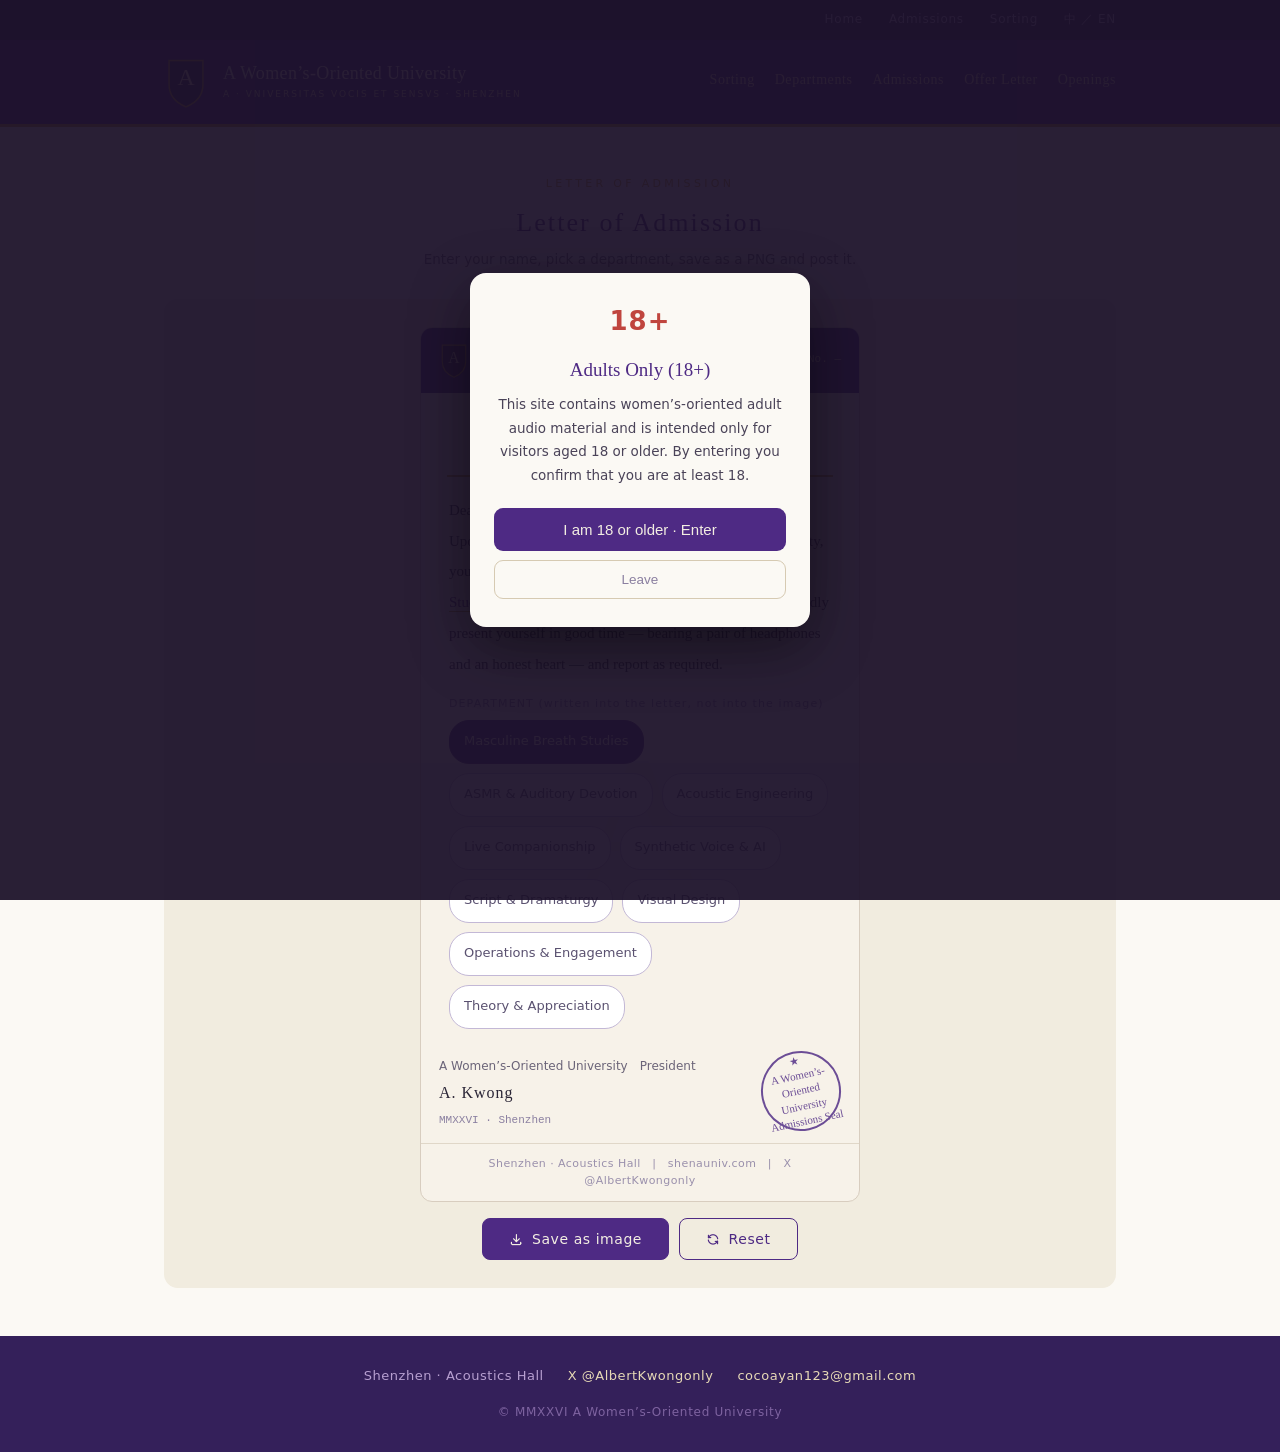
<file: en/offer.html>
<!DOCTYPE html>
<html lang="en">
<head>
<meta charset="UTF-8">
<meta name="viewport" content="width=device-width,initial-scale=1">
<title>Letter of Admission · A Women's-Oriented University</title>
<link rel="icon" type="image/svg+xml" href="/assets/favicon.svg">
<meta property="og:type" content="website">
<meta property="og:image" content="https://shenauniv.com/assets/og-en.png">
<meta property="og:image:width" content="1200">
<meta property="og:image:height" content="630">
<meta name="twitter:image" content="https://shenauniv.com/assets/og-en.png">
<meta property="og:site_name" content="A Women's-Oriented University">
<meta property="og:locale" content="en">
<meta property="og:title" content="Letter of Admission · A Women's-Oriented University">
<meta property="og:description" content="Generate your own letter of admission — show which department took you in.">
<meta property="og:url" content="https://shenauniv.com/en/offer.html">
<meta name="twitter:card" content="summary_large_image">
<meta name="twitter:title" content="Letter of Admission · A Women's-Oriented University">
<meta name="twitter:description" content="Generate your own letter of admission — show which department took you in.">
<link rel="stylesheet" href="/assets/tabler/tabler-icons.min.css">
<link rel="stylesheet" href="/assets/style.css">
<style>.gen-card{background-image:url("/assets/wm.svg");background-repeat:no-repeat;background-position:center 62%;background-size:54%}.gen-card.shoot .noshot{display:none}.letter-body .ce{background:#fbf6ec;border-radius:5px}.gen-card.shoot .ce{background:transparent}</style>
</head>
<body>

<div class="topbar"><div class="wrap">
  <a href="/en/">Home</a><a href="/en/apply.html">Admissions</a><a href="/en/#sorting">Sorting</a><span><a href="/offer.html">中</a> ／ EN</span>
</div></div>
<header class="masthead"><div class="wrap">
  <a href="/en/" style="text-decoration:none;display:flex;align-items:center;gap:15px;color:inherit">
  <svg class="crest" width="44" height="52" viewBox="0 0 76 92" aria-hidden="true"><path d="M8 8 H68 V50 Q68 78 38 90 Q8 78 8 50 Z" fill="#3a2050" stroke="#C9A227" stroke-width="2.6"/><text x="38" y="52" font-family="Georgia,serif" font-size="42" fill="#e7d9b6" text-anchor="middle">A</text></svg>
  <div><div class="brand-cn" style="font-size:18px;letter-spacing:.02em;line-height:1.15">A Women&rsquo;s-Oriented University</div><div class="brand-la">A · VNIVERSITAS VOCIS ET SENSVS · SHENZHEN</div></div></a>
  <button class="nav-toggle" aria-label="Menu" aria-expanded="false"><i class="ti ti-menu-2"></i></button>
  <nav class="main"><a href="/en/#sorting">Sorting</a><a href="/en/#departments">Departments</a><a href="/en/apply.html">Admissions</a><a href="/en/offer.html">Offer Letter</a><a href="/en/#hire">Openings</a></nav>
</div></header>

<section><div class="wrap">
  <div class="eyebrow">LETTER OF ADMISSION</div>
  <h2 class="sec">Letter of Admission</h2>
  <p class="sec-sub">Enter your name, pick a department, save as a PNG and post it.</p>
  <div class="surface">
  <div data-widget="offer">
    <div class="gen-card" data-card style="background-color:#F7F2E9">
      <div class="gen-hd">
        <svg width="30" height="36" viewBox="0 0 76 92" aria-hidden="true"><path d="M8 8 H68 V50 Q68 78 38 90 Q8 78 8 50 Z" fill="#3a2050" stroke="#C9A227" stroke-width="3"/><text x="38" y="54" font-family="Georgia,serif" font-size="40" fill="#e7d9b6" text-anchor="middle">A</text></svg>
        <div><div style="font-size:15px;letter-spacing:.04em;font-weight:500">A Women&rsquo;s-Oriented University</div><div style="font-size:8px;letter-spacing:.2em;color:var(--gold-soft);margin-top:2px">A · VNIVERSITAS VOCIS ET SENSVS</div></div>
        <div class="no" data-ono>Admission No. —</div>
      </div>
      <div class="letter-title">Letter of Admission<span>LETTER OF ADMISSION · MMXXVI</span></div>
      <div class="rule"></div>
      <div class="letter-body">
        Dear <span class="ce" contenteditable="true" data-ph="Your name" style="min-width:90px;text-align:center;color:var(--purple);font-weight:500"></span>,<br>
        Upon review by the Admissions Committee of this University, you have been granted admission to our <span class="odept" data-odept>Masculine Breath Studies</span> programme. On the appointed day of enrolment, kindly present yourself in good time — bearing a pair of headphones and an honest heart — and report as required.
      </div>
      <div class="noshot" style="padding:16px 28px 4px"><div style="font-family:var(--sans);font-size:11px;letter-spacing:.1em;color:#8a7fa0;margin-bottom:7px">DEPARTMENT (written into the letter, not into the image)</div><div class="pills">
        <span class="pill on" data-group="odept" data-val="Masculine Breath Studies">Masculine Breath Studies</span><span class="pill" data-group="odept" data-val="ASMR &amp; Auditory Devotion">ASMR &amp; Auditory Devotion</span><span class="pill" data-group="odept" data-val="Acoustic Engineering">Acoustic Engineering</span><span class="pill" data-group="odept" data-val="Live Companionship">Live Companionship</span><span class="pill" data-group="odept" data-val="Synthetic Voice &amp; AI">Synthetic Voice &amp; AI</span><span class="pill" data-group="odept" data-val="Script &amp; Dramaturgy">Script &amp; Dramaturgy</span><span class="pill" data-group="odept" data-val="Visual Design">Visual Design</span><span class="pill" data-group="odept" data-val="Operations &amp; Engagement">Operations &amp; Engagement</span><span class="pill" data-group="odept" data-val="Theory &amp; Appreciation">Theory &amp; Appreciation</span>
      </div></div>
      <div class="gen-foot" style="padding-top:18px"><div class="sig">A Women&rsquo;s-Oriented University　President<br><b>A. Kwong</b><br><span style="font-family:var(--mono);font-size:11px;color:#8a7fa0">MMXXVI · Shenzhen</span></div><div class="seal">★<br>A Women&rsquo;s-Oriented University<br>Admissions Seal</div></div>
      <div class="wm">Shenzhen · Acoustics Hall　|　shenauniv.com　|　X @AlbertKwongonly</div>
    </div>
    <div class="actions">
      <button class="btn btn-purple" data-save><i class="ti ti-download"></i> Save as image</button>
      <button class="btn btn-ghost" data-reset><i class="ti ti-refresh"></i> Reset</button>
    </div>
  </div>
  </div>
</div></section>

<footer><div class="wrap"><div class="fbar"><span>Shenzhen · Acoustics Hall</span><a href="https://x.com/AlbertKwongonly" target="_blank" rel="noopener">X @AlbertKwongonly</a><a href="mailto:cocoayan123@gmail.com">cocoayan123@gmail.com</a></div><div class="copy">© MMXXVI A Women&rsquo;s-Oriented University</div></div></footer>

<script src="/assets/vendor/html2canvas.min.js"></script>
<script src="/assets/i18n-en.js"></script>
<script src="/assets/courses.js"></script>
<script src="/assets/app.js"></script>
</body>
</html>
</file>
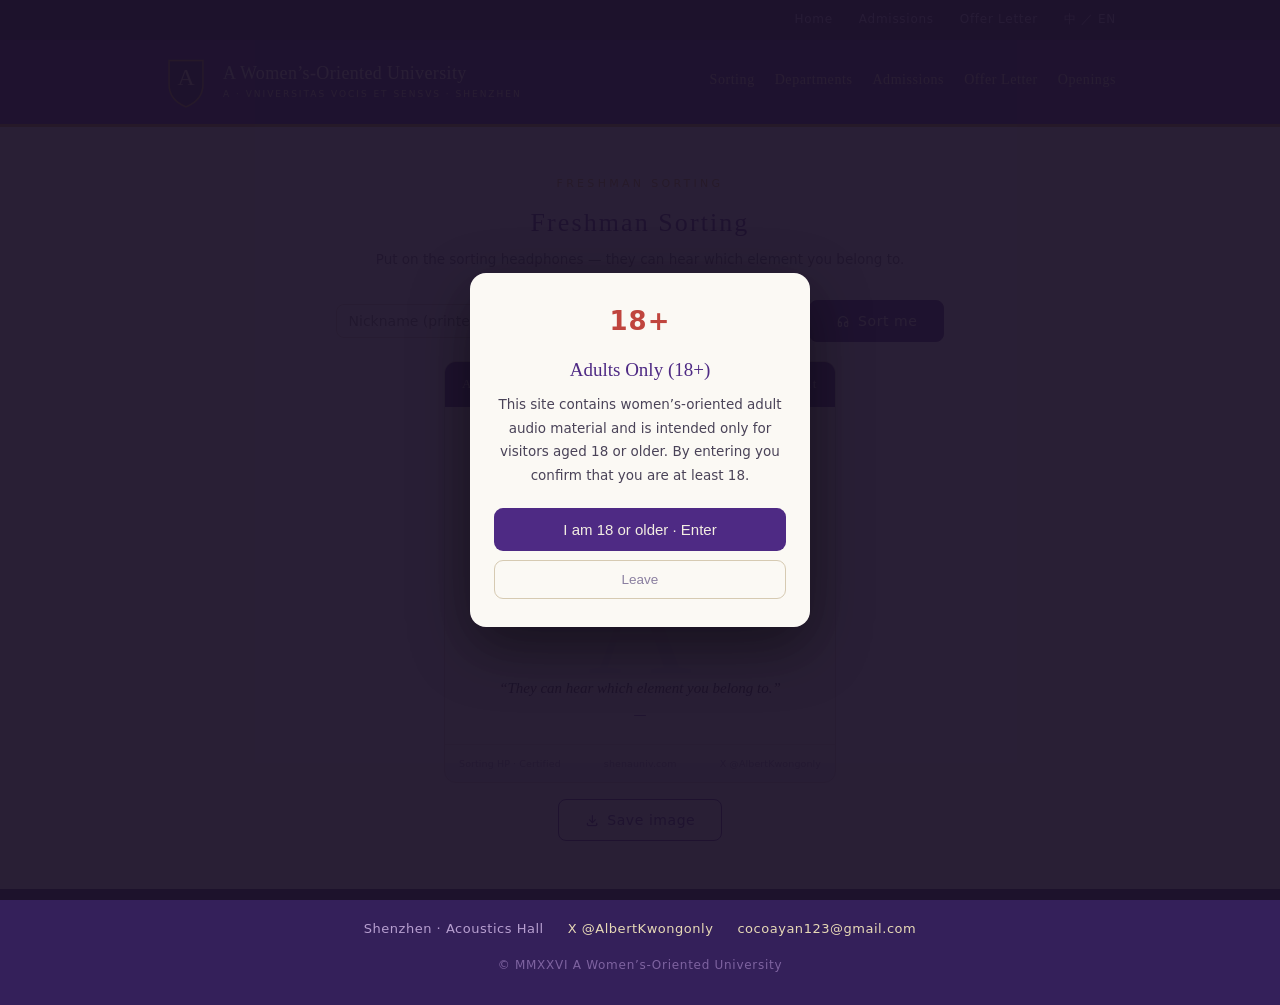
<file: en/sorting.html>
<!DOCTYPE html>
<html lang="en">
<head>
<meta charset="UTF-8">
<meta name="viewport" content="width=device-width,initial-scale=1">
<title>Freshman Sorting · A Women's-Oriented University</title>
<meta name="description" content="Put on the sorting headphones — find out whether you belong to Fire, Earth, Air or Water.">
<link rel="icon" type="image/svg+xml" href="/assets/favicon.svg">
<meta property="og:type" content="website">
<meta property="og:image" content="https://shenauniv.com/assets/og-en.png">
<meta property="og:image:width" content="1200">
<meta property="og:image:height" content="630">
<meta name="twitter:image" content="https://shenauniv.com/assets/og-en.png">
<meta property="og:site_name" content="A Women's-Oriented University">
<meta property="og:locale" content="en">
<meta property="og:title" content="Freshman Sorting · A Women's-Oriented University">
<meta property="og:description" content="Put on the sorting headphones — find out whether you belong to Fire, Earth, Air or Water.">
<meta property="og:url" content="https://shenauniv.com/en/sorting.html">
<meta name="twitter:card" content="summary_large_image">
<meta name="twitter:title" content="Freshman Sorting · A Women's-Oriented University">
<meta name="twitter:description" content="Put on the sorting headphones — find out whether you belong to Fire, Earth, Air or Water.">
<link rel="stylesheet" href="/assets/tabler/tabler-icons.min.css">
<link rel="stylesheet" href="/assets/style.css">
</head>
<body>

<div class="topbar"><div class="wrap">
  <a href="/en/">Home</a><a href="/en/apply.html">Admissions</a><a href="/en/offer.html">Offer Letter</a><span><a href="/sorting.html">中</a> ／ EN</span>
</div></div>
<header class="masthead"><div class="wrap">
  <a href="/en/" style="text-decoration:none;display:flex;align-items:center;gap:15px;color:inherit">
  <svg class="crest" width="44" height="52" viewBox="0 0 76 92" aria-hidden="true"><path d="M8 8 H68 V50 Q68 78 38 90 Q8 78 8 50 Z" fill="#3a2050" stroke="#C9A227" stroke-width="2.6"/><text x="38" y="52" font-family="Georgia,serif" font-size="42" fill="#e7d9b6" text-anchor="middle">A</text></svg>
  <div><div class="brand-cn" style="font-size:18px;letter-spacing:.02em;line-height:1.15">A Women&rsquo;s-Oriented University</div><div class="brand-la">A · VNIVERSITAS VOCIS ET SENSVS · SHENZHEN</div></div></a>
  <button class="nav-toggle" aria-label="Menu" aria-expanded="false"><i class="ti ti-menu-2"></i></button>
  <nav class="main"><a href="/en/#sorting">Sorting</a><a href="/en/#departments">Departments</a><a href="/en/apply.html">Admissions</a><a href="/en/offer.html">Offer Letter</a><a href="/en/#hire">Openings</a></nav>
</div></header>

<section><div class="wrap">
  <div class="eyebrow">FRESHMAN SORTING</div>
  <h2 class="sec">Freshman Sorting</h2>
  <p class="sec-sub">Put on the sorting headphones — they can hear which element you belong to.</p>
  <div data-widget="sorting">
    <div class="sort-ctl">
      <input data-sort="nick" type="text" maxlength="16" placeholder="Nickname (printed on the card)" style="width:210px;font-family:var(--sans);font-size:14px;padding:8px 12px;border:.5px solid #d6cab2;border-radius:8px;background:#fff;color:var(--ink)">
      <select data-sort="y" aria-label="Birth year"></select>
      <select data-sort="m" aria-label="Month"></select>
      <select data-sort="d" aria-label="Day"></select>
      <button class="btn btn-purple" data-sort="go"><i class="ti ti-headphones"></i> Sort me</button>
    </div>
    <div class="dorm" style="background-image:url(/assets/wm.svg);background-repeat:no-repeat;background-position:center 74%;background-size:42%">
      <div class="dorm-hd" data-dorm="hd">A Women&rsquo;s-Oriented University　·　Sorting Result</div>
      <div style="padding-bottom:6px">
        <div class="dorm-crest" data-dorm="crest">?</div>
        <div class="dorm-house" data-dorm="house">Sorting Headphones</div>
        <div class="dorm-en" data-dorm="en">SORTING HEADPHONES</div>
        <div class="dorm-sign" data-dorm="sign">Enter your name &amp; birthday, then put them on</div>
        <div class="dorm-no" data-dorm="no" style="font-family:var(--sans);font-size:11px;letter-spacing:.12em;color:#a07d1e;margin-top:7px;min-height:13px"></div>
        <div class="dorm-hrank" data-dorm="hrank" style="font-family:var(--sans);font-size:11px;letter-spacing:.12em;color:#a07d1e;margin-top:3px;min-height:13px"></div>
      </div>
      <div class="dorm-q" data-dorm="q">&ldquo;They can hear which element you belong to.&rdquo;</div>
      <div class="dorm-line" data-dorm="line">—</div>
      <div class="dorm-foot"><span>Sorting HP · Certified</span><span>shenauniv.com</span><span>X @AlbertKwongonly</span></div>
    </div>
    <div class="center mt"><button class="btn btn-ghost" data-sort="save"><i class="ti ti-download"></i> Save image</button></div>
  </div>
</div></section>

<footer><div class="wrap"><div class="fbar"><span>Shenzhen · Acoustics Hall</span><a href="https://x.com/AlbertKwongonly" target="_blank" rel="noopener">X @AlbertKwongonly</a><a href="mailto:cocoayan123@gmail.com">cocoayan123@gmail.com</a></div><div class="copy">© MMXXVI A Women&rsquo;s-Oriented University</div></div></footer>

<script src="/assets/vendor/html2canvas.min.js"></script>
<script src="/assets/i18n-en.js"></script>
<script src="/assets/sortlines-en.js"></script>
<script src="/assets/courses.js"></script>
<script src="/assets/app.js"></script>
</body>
</html>
</file>
<file: assets/style.css>
/* 深A女性向大学 — 站点设计系统 */
:root{
  --purple:#4E2A84; --purple-dark:#34205a; --purple-3a:#3a2050;
  --gold:#C9A227; --gold-soft:#e7d9b6;
  --paper:#fbf9f4; --card:#ffffff; --ink:#2a2536; --muted:#6b6478; --line:#e3d9c6;
  --serif:Georgia,'Songti SC','STSong',serif;
  --sans:-apple-system,'PingFang SC','Microsoft YaHei',system-ui,sans-serif;
  --mono:'SF Mono',Menlo,Consolas,monospace;
  --primary:#4E2A84; --accent:#C9A227; --radius:8px;
}
*{box-sizing:border-box;margin:0;padding:0}
html{scroll-behavior:smooth}
body{font-family:var(--serif);color:var(--ink);background:var(--paper);line-height:1.6}
img{max-width:100%}
a{color:inherit}
.wrap{max-width:1000px;margin:0 auto;padding:0 24px}

/* topbar + masthead */
.topbar{background:var(--purple-dark);color:#cdb8e6;font-family:var(--sans)}
.topbar .wrap{display:flex;flex-wrap:wrap;align-items:center;justify-content:flex-end;gap:2px 18px;font-size:12px;letter-spacing:.06em;padding:0 24px}
.topbar a{text-decoration:none;display:inline-flex;align-items:center;min-height:40px;padding:0 4px}
.topbar span{display:inline-flex;align-items:center;min-height:40px}
.masthead{background:var(--purple);color:#f4eee2;border-bottom:3px solid var(--gold)}
.masthead .wrap{display:flex;flex-wrap:wrap;align-items:center;gap:15px;padding:16px 24px}
.crest{flex:none}
.brand-cn{font-size:23px;letter-spacing:.12em;font-weight:500}
.brand-la{font-size:9px;letter-spacing:.22em;color:var(--gold-soft);margin-top:3px;font-family:var(--sans)}
nav.main{margin-left:auto;display:flex;flex-wrap:wrap;gap:20px;font-size:14px;letter-spacing:.04em;color:#ead9bd}
nav.main a{text-decoration:none;padding-bottom:2px;border-bottom:2px solid transparent}
nav.main a:hover{border-bottom-color:var(--gold)}
.nav-toggle{display:none;margin-left:auto;width:44px;height:44px;align-items:center;justify-content:center;background:transparent;border:1px solid rgba(231,217,182,.45);border-radius:8px;color:#f4eee2;font-size:22px;cursor:pointer;flex:none;padding:0}

/* hero */
.hero{background:var(--purple);color:#f4eee2;text-align:center;padding:56px 24px 52px}
.kicker{font-size:12px;letter-spacing:.28em;color:var(--gold-soft);margin-bottom:18px}
.motto{font-size:40px;letter-spacing:.14em;font-weight:500;line-height:1.2}
.motto small{display:block;font-size:17px;letter-spacing:.28em;color:#e7d3ad;margin-top:15px;font-weight:400}
.lede{font-size:16px;color:#ece0cf;max-width:560px;margin:22px auto 26px;line-height:1.95}
.btn{display:inline-flex;align-items:center;gap:8px;font-family:var(--sans);font-size:14px;letter-spacing:.04em;padding:12px 26px;border-radius:8px;border:1px solid transparent;cursor:pointer;text-decoration:none}
.btn-gold{background:var(--gold);color:var(--purple-dark)}
.btn-purple{background:var(--purple);color:#f3eee2;border-color:var(--purple)}
.btn-ghost{background:transparent;color:var(--purple);border-color:var(--purple)}

/* stats */
.stats{background:#efe7d6;border-bottom:1px solid #ddd0b6}
.stats .wrap{display:grid;grid-template-columns:repeat(4,1fr);padding:0}
.stat{padding:20px 8px;text-align:center;border-right:1px solid #ddd0b6}
.stat:last-child{border-right:0}
.stat-num{font-size:28px;color:var(--purple);font-weight:500}
.stat-lab{font-size:11px;letter-spacing:.1em;color:#7a6a8b;margin-top:5px;font-family:var(--sans)}

/* sections */
section{padding:48px 0}
.eyebrow{font-size:11px;letter-spacing:.3em;color:var(--gold);text-align:center;font-family:var(--sans)}
h2.sec{font-size:26px;letter-spacing:.08em;color:var(--purple);text-align:center;margin:9px 0 6px;font-weight:500}
.sec-sub{font-family:var(--sans);font-size:13.5px;color:var(--muted);text-align:center;margin-bottom:28px}
.alt{background:#f6f0e3;border-top:1px solid #e6dcc8;border-bottom:1px solid #e6dcc8}

/* departments */
.dept-grid{display:grid;grid-template-columns:repeat(auto-fit,minmax(250px,1fr));gap:13px}
.dept{background:var(--card);border:1px solid var(--line);border-left:3px solid var(--purple);border-radius:0 8px 8px 0;padding:15px 17px}
.dept.flag{border-left-color:var(--gold);background:#fffaef}
.dept h3{font-size:16px;font-weight:500;display:flex;align-items:center;gap:8px}
.dept p{font-family:var(--sans);font-size:13px;color:var(--muted);margin-top:6px;line-height:1.65}
.tag-gold{font-family:var(--sans);font-size:9.5px;letter-spacing:.06em;background:var(--gold);color:var(--purple-dark);padding:1px 8px;border-radius:11px}

/* hiring */
.hire{background:var(--purple-dark);color:#ece0cf;border-radius:14px;padding:36px 30px;text-align:center}
.hire .eyebrow{color:var(--gold-soft)}
.hire h2{font-size:24px;color:#fff;letter-spacing:.06em;margin:9px 0 13px;font-weight:500}
.hire .lede{color:#d8c9e4;font-size:14px;max-width:560px}
.job{text-align:left;background:#412c6e;border:1px solid #5a4189;border-radius:11px;padding:6px 20px;max-width:600px;margin:0 auto 22px}
.job-row{display:flex;gap:16px;padding:13px 0;border-bottom:1px solid #5a4189;font-family:var(--sans)}
.job-row:last-child{border-bottom:0}
.job-l{flex:none;width:84px;font-size:12px;letter-spacing:.1em;color:var(--gold-soft);padding-top:2px}
.job-t{font-size:13px;line-height:1.7;color:#e2d6ee}
.mail-btn{display:inline-flex;align-items:center;gap:9px;background:var(--gold);color:var(--purple-dark);font-family:var(--mono);font-size:15px;padding:14px 26px;border-radius:8px;text-decoration:none;letter-spacing:.02em}
.mail-note{font-family:var(--sans);font-size:12px;color:#a98fc7;margin-top:12px}

/* news */
.news{display:flex;flex-direction:column;max-width:760px;margin:0 auto}
.news-item{display:flex;gap:18px;align-items:baseline;padding:15px 4px;border-bottom:1px solid #e6dcc8;text-decoration:none}
.news-item:last-child{border-bottom:0}
.news-item.link:hover .news-t{color:var(--purple);text-decoration:underline}
.news-date{font-family:var(--mono);font-size:12px;color:var(--gold);white-space:nowrap}
.news-t{font-family:var(--sans);font-size:14.5px;color:var(--ink);line-height:1.55}
.news-ext{font-size:13px;color:var(--gold);margin-left:4px}

/* footer */
footer{background:var(--purple-dark);color:#cdb8e6;padding:30px 0;font-family:var(--sans)}
.fbar{display:flex;flex-wrap:wrap;gap:12px 24px;justify-content:center;font-size:13px;color:#b79fd0;letter-spacing:.04em}
.fbar a{color:var(--gold-soft);text-decoration:none}
.copy{text-align:center;font-size:12px;color:#7e63a0;margin-top:16px;letter-spacing:.06em}

/* generic card / generator surfaces */
.surface{background:#f1ecdf;border-radius:14px;padding:28px 20px}
.gen-card{max-width:440px;margin:0 auto;background:#F7F2E9;border:1px solid #d8cdbf;border-radius:12px;overflow:hidden}
.pill{font-family:var(--sans);font-size:13px;padding:9px 14px;border:1px solid #c3b8d6;border-radius:20px;color:#5a5170;cursor:pointer;background:#fff;user-select:none;display:inline-flex;align-items:center;min-height:44px}
.pill.on{background:var(--purple);color:#f3eee2;border-color:var(--purple)}
.pills{display:flex;flex-wrap:wrap;gap:9px}
.ce{outline:none;border-bottom:1.5px dotted #b3a8c4;padding:2px 2px 4px;color:var(--ink)}
.ce:empty:before{content:attr(data-ph);color:#b0a7c0;font-size:13px}
.shoot .ce:empty:before{content:''}
.seal{width:80px;height:80px;border-radius:50%;border:2px solid var(--purple);color:var(--purple);display:flex;flex-direction:column;align-items:center;justify-content:center;text-align:center;font-size:11px;line-height:1.4;transform:rotate(-12deg);opacity:.82;flex:none;font-family:'Songti SC',var(--serif)}

/* sorting result card */
.sort-ctl{display:flex;flex-wrap:wrap;gap:9px;align-items:center;justify-content:center;margin-bottom:18px;font-family:var(--sans)}
.sort-ctl select{font-family:var(--sans);font-size:15px;padding:11px 10px;border:1px solid #c3b8d6;border-radius:7px;background:#fff;color:var(--ink);min-width:72px;min-height:44px}
.sort-ctl label{font-size:14px;color:var(--muted)}
.dorm{max-width:392px;margin:0 auto;background:#F5F1EA;border-radius:12px;overflow:hidden;border:1px solid #d8cdbf;text-align:center}
.dorm-hd{background:var(--purple);color:#f3eee2;font-size:13px;letter-spacing:.14em;padding:12px}
.dorm-crest{width:74px;height:74px;border-radius:50%;background:var(--purple);color:var(--gold-soft);font-size:34px;display:flex;align-items:center;justify-content:center;border:2px solid var(--gold-soft);margin:24px auto 14px;font-family:var(--serif)}
.dorm-house{font-size:28px;letter-spacing:.2em;color:var(--ink);font-weight:500}
.dorm-en{font-family:var(--sans);font-size:11px;letter-spacing:.16em;color:#8a7fa0;margin-top:5px}
.dorm-sign{font-family:var(--sans);font-size:13px;color:var(--muted);margin-top:13px}
.dorm-q{font-size:15px;font-style:italic;line-height:1.7;color:var(--ink);padding:14px 26px 4px}
.dorm-line{font-family:var(--sans);font-size:13px;color:var(--purple);padding:0 26px 18px}
.dorm-foot{display:flex;justify-content:space-between;gap:6px;font-family:var(--sans);font-size:9.5px;letter-spacing:.01em;color:#9a90ac;border-top:1px solid #e0d7c8;padding:11px 14px}
.center{text-align:center}
.mt{margin-top:16px}

@media(max-width:640px){
  .motto{font-size:30px}
  .stats .wrap{grid-template-columns:repeat(2,1fr)}
  .stat:nth-child(2){border-right:0}
  .hero{padding:40px 20px}
  /* 手机导航：汉堡抽屉，承接全部主菜单（含录取通知书/诚聘） */
  .nav-toggle{display:inline-flex}
  nav.main{display:none;order:5;flex-basis:100%;width:100%;flex-direction:column;gap:0;margin:10px 0 0}
  nav.main.open{display:flex}
  nav.main a{padding:13px 4px;font-size:15px;border-bottom:1px solid rgba(231,217,182,.18)}
  nav.main a:hover{border-bottom-color:rgba(231,217,182,.18)}
  /* 触控与可读性 */
  .eyebrow{font-size:12px;letter-spacing:.18em}
  .sec-sub,.dept p,.job-t{font-size:14px}
  .fac-t{font-size:13px}
  .stat-lab{font-size:12px}
  .brand-la{font-size:10.5px;letter-spacing:.12em}
  .tag-gold{font-size:11px;padding:2px 8px}
  /* 出图卡头序号独占一行，避免被 overflow:hidden 裁切 */
  .gen-hd .no{flex-basis:100%;text-align:right;margin:4px 0 0}
  /* 分院控制条铺满整齐 */
  .sort-ctl{gap:10px}
  .sort-ctl input[data-sort=nick]{flex:1 1 100%;width:auto!important;min-height:44px}
  .sort-ctl select{flex:1 1 0;min-width:0}
  .sort-ctl .btn{flex:1 1 100%;justify-content:center}
}

/* dept page */
.dept-hd{background:var(--purple);color:#f4eee2;padding:30px 0}
.bc{font-family:var(--sans);font-size:12px;letter-spacing:.06em;color:#cdb8e6}
.dept-name{font-size:30px;letter-spacing:.16em;font-weight:500;margin:9px 0 5px}
.dept-en{font-family:var(--sans);font-size:11px;letter-spacing:.12em;color:var(--gold-soft);word-break:keep-all}
.grp-label{font-family:var(--sans);font-size:12px;letter-spacing:.1em;color:#8a7fa0;margin:18px 0 9px}
.course{display:flex;align-items:center;gap:13px;padding:12px 15px;background:var(--card);border:1px solid var(--line);border-radius:8px;margin-bottom:8px}
.course.on{border-color:var(--gold);background:#fffaef}
.code{font-family:var(--mono);font-size:12px;color:var(--purple);background:#efe7f5;padding:3px 9px;border-radius:6px;flex:none}
.cname{font-family:var(--sans);font-size:14px;flex:1}
.credit{font-family:var(--sans);font-size:13px;color:#8a7fa0;flex:none}
.fac-grid{display:grid;grid-template-columns:repeat(auto-fit,minmax(170px,1fr));gap:12px}
.fac{background:var(--card);border:1px solid var(--line);border-radius:10px;padding:17px;text-align:center}
.avatar{width:48px;height:48px;border-radius:50%;background:var(--purple);color:var(--gold-soft);display:flex;align-items:center;justify-content:center;font-size:21px;margin:0 auto 10px;font-family:var(--serif)}
.avatar.photo{padding:0;overflow:hidden;background:#3a2050;border:1px solid var(--gold-soft)}
.avatar img{width:100%;height:100%;object-fit:cover;display:block}
.avatar.vacant{background:#efe7f5;color:var(--purple);border:1px dashed #b9a8d6}
.fac-n{font-size:16px;font-weight:500}
.fac-t{font-family:var(--sans);font-size:12px;color:#8a7fa0;margin-top:5px;line-height:1.55}

/* generator fields */
.field{margin-bottom:14px;padding:0 18px}
.field label{display:block;font-family:var(--sans);font-size:11.5px;letter-spacing:.1em;color:#8a7fa0;margin-bottom:6px}
.field .ce{font-size:15px;min-height:25px}
.ta{min-height:48px}
.stars{display:flex;gap:7px;font-size:23px;color:#cfc7dd;cursor:pointer}
.star.on{color:var(--gold)}
.oath{display:flex;gap:9px;align-items:flex-start;margin:2px 18px 14px;background:#ece3d6;border-left:3px solid var(--gold);padding:10px 12px;font-family:var(--sans);font-size:12.5px;line-height:1.7;color:#4a4358}
.ck{width:18px;height:18px;border:1.5px solid var(--purple);border-radius:4px;flex:none;display:flex;align-items:center;justify-content:center;color:var(--purple);font-size:14px;cursor:pointer;background:#fff}
.gen-hd{background:var(--purple);color:#f3eee2;display:flex;flex-wrap:wrap;align-items:center;gap:11px;padding:13px 18px}
.gen-hd svg{flex:none}
.gen-hd>div{min-width:0}
.gen-hd .no{margin-left:auto;font-family:var(--mono);font-size:11px;color:#f0e4c4}
.gen-title{text-align:center;font-size:18px;letter-spacing:.16em;color:var(--purple);padding:13px 0 9px;font-weight:500;border-bottom:2px solid var(--gold);margin:0 18px 14px}
.gen-title span{display:block;font-size:11px;letter-spacing:.26em;color:#8a7fa0;margin-top:5px}
.gen-foot{display:flex;justify-content:space-between;align-items:flex-end;padding:2px 18px;gap:12px}
.sig{font-family:var(--sans);font-size:12px;color:var(--muted);line-height:1.9}
.sig b{font-family:var(--serif);font-size:16px;color:var(--ink);font-weight:500;letter-spacing:.06em}
.wm{text-align:center;font-family:var(--sans);font-size:11px;color:#9a90ac;border-top:1px solid #e0d7c8;padding:11px;margin-top:10px;letter-spacing:.04em}
.actions{display:flex;gap:10px;justify-content:center;margin-top:16px}
/* letter */
.letter-title{text-align:center;font-size:22px;letter-spacing:.3em;color:var(--purple);padding:18px 0 7px;font-weight:500}
.letter-title span{display:block;font-size:10px;letter-spacing:.34em;color:#9a8fb0;margin-top:6px}
.rule{height:2px;background:var(--gold);margin:0 26px 18px}
.letter-body{padding:0 28px;font-size:15px;line-height:2.05}
.odept{color:var(--purple);font-weight:500;border-bottom:1.5px solid var(--gold);padding-bottom:1px}
</file>
